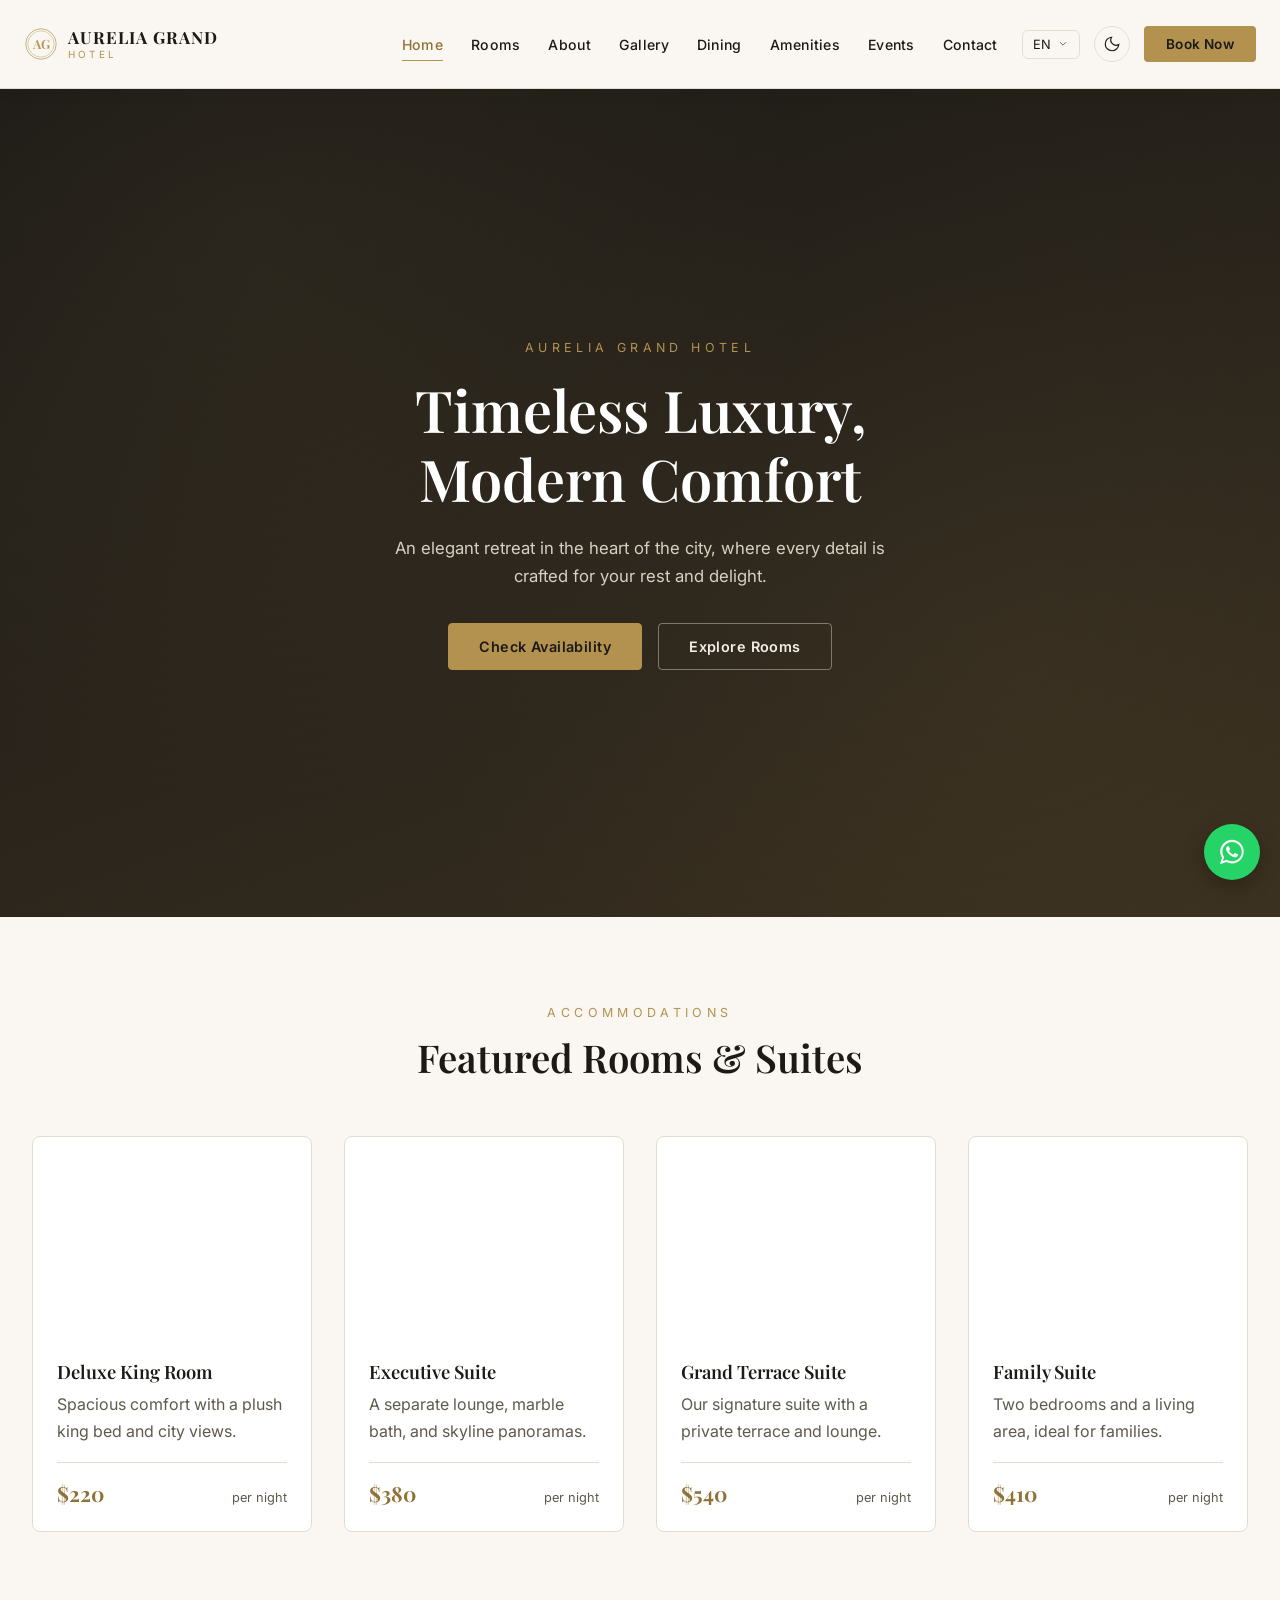
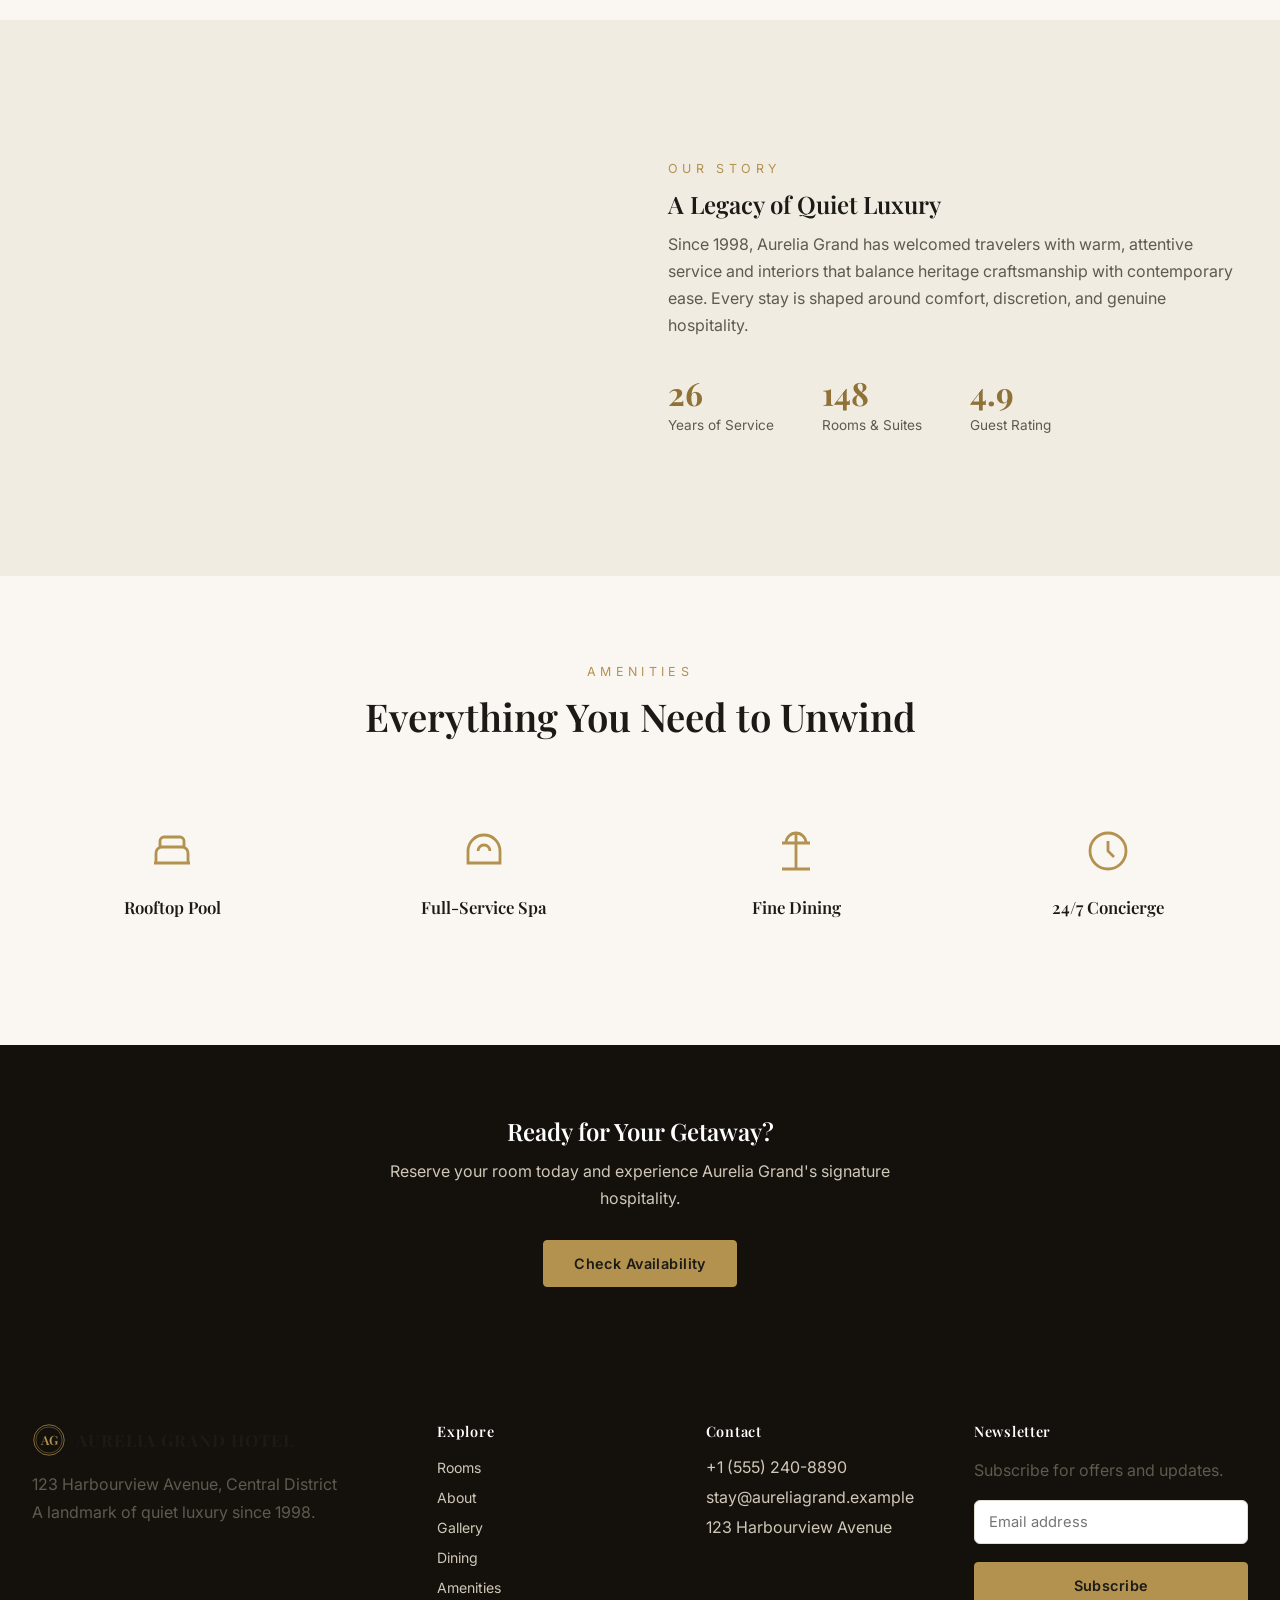
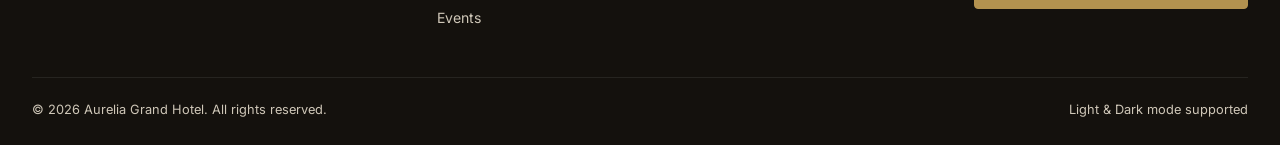
<file: index.html>
<!DOCTYPE html>
<html lang="en">
<head>
<meta charset="UTF-8">
<meta name="viewport" content="width=device-width, initial-scale=1.0">
<script>(function(){try{var t=localStorage.getItem('aurelia-theme');if(t){document.documentElement.setAttribute('data-theme',t);}else if(window.matchMedia&&window.matchMedia('(prefers-color-scheme: dark)').matches){document.documentElement.setAttribute('data-theme','dark');}}catch(e){}})();</script>
<title>Aurelia Grand Hotel — Timeless Luxury, Modern Comfort</title>
<meta name="description" content="Aurelia Grand Hotel — an elegant retreat in the heart of the city. Book rooms, explore dining, amenities and events.">
<link rel="icon" href="data:image/svg+xml,<svg xmlns=%22http://www.w3.org/2000/svg%22 viewBox=%220 0 48 48%22><rect width=%2248%22 height=%2248%22 rx=%2210%22 fill=%22%231c1a17%22/><circle cx=%2224%22 cy=%2224%22 r=%2217%22 fill=%22none%22 stroke=%22%23c9a769%22 stroke-width=%221.5%22/><text x=%2224%22 y=%2230%22 text-anchor=%22middle%22 font-family=%22Georgia,serif%22 font-size=%2216%22 font-weight=%22700%22 fill=%22%23c9a769%22>AG</text></svg>">
<link rel="stylesheet" href="css/style.css">
</head>
<body>
<a href="#main" class="skip-link">Skip to content</a>
<header class="site-header" id="siteHeader">
  <div class="header-inner">
    <a href="index.html" class="logo" aria-label="Aurelia Grand Hotel — Home">
      <svg class="logo-mark" viewBox="0 0 48 48" fill="none" xmlns="http://www.w3.org/2000/svg" aria-hidden="true">
        <circle cx="24" cy="24" r="21.5" stroke="currentColor" stroke-width="1"/>
        <circle cx="24" cy="24" r="18.5" stroke="currentColor" stroke-width="0.6"/>
        <text x="24" y="31" text-anchor="middle" font-family="'Playfair Display', Georgia, serif" font-size="18" font-weight="600" fill="currentColor">AG</text>
      </svg>
      <span class="logo-text">
        <span class="logo-title">AURELIA GRAND</span>
        <span class="logo-subtitle">HOTEL</span>
      </span>
    </a>
    <nav class="main-nav" id="mainNav" aria-label="Primary">
      <ul>
        <li><a href="index.html" data-i18n="nav_home" aria-current="page">Home</a></li>
        <li><a href="rooms.html" data-i18n="nav_rooms">Rooms</a></li>
        <li><a href="about.html" data-i18n="nav_about">About</a></li>
        <li><a href="gallery.html" data-i18n="nav_gallery">Gallery</a></li>
        <li><a href="dining.html" data-i18n="nav_dining">Dining</a></li>
        <li><a href="amenities.html" data-i18n="nav_amenities">Amenities</a></li>
        <li><a href="events.html" data-i18n="nav_events">Events</a></li>
        <li><a href="contact.html" data-i18n="nav_contact">Contact</a></li>
      </ul>
    </nav>
    <div class="header-controls">
      <div class="lang-dropdown">
        <button type="button" class="lang-toggle" id="langToggle" aria-haspopup="listbox" aria-expanded="false">
          <span id="langToggleLabel">EN</span>
          <svg viewBox="0 0 20 20" fill="none" xmlns="http://www.w3.org/2000/svg"><path d="M5.5 7.5l4.5 4.5 4.5-4.5" stroke="currentColor" stroke-width="1.5" stroke-linecap="round" stroke-linejoin="round"/></svg>
        </button>
        <ul class="lang-menu" id="langMenu" role="listbox" aria-label="Select language">
          <li role="option" data-lang="en" aria-selected="true">English</li>
          <li role="option" data-lang="es" aria-selected="false">Español</li>
          <li role="option" data-lang="fr" aria-selected="false">Français</li>
          <li role="option" data-lang="de" aria-selected="false">Deutsch</li>
        </ul>
      </div>
      <button class="theme-toggle" id="themeToggle" type="button" aria-label="Toggle dark mode" aria-pressed="false">
        <svg class="icon-moon" viewBox="0 0 24 24" fill="none" stroke="currentColor" stroke-width="1.6"><path d="M21 12.6A9 9 0 1111.4 3a7 7 0 009.6 9.6z"/></svg>
        <svg class="icon-sun" viewBox="0 0 24 24" fill="none" stroke="currentColor" stroke-width="1.6"><circle cx="12" cy="12" r="4.5"/><path d="M12 2.5v2M12 19.5v2M4.2 4.2l1.4 1.4M18.4 18.4l1.4 1.4M2.5 12h2M19.5 12h2M4.2 19.8l1.4-1.4M18.4 5.6l1.4-1.4"/></svg>
      </button>
      <a href="contact.html#booking" class="btn-book" data-i18n="book_now">Book Now</a>
      <button class="hamburger" id="hamburger" type="button" aria-label="Open menu" aria-expanded="false" aria-controls="mainNav">
        <span></span><span></span><span></span>
      </button>
    </div>
  </div>
</header>

<main id="main">
  <section class="hero">
    <video class="bg-video" autoplay muted loop playsinline aria-hidden="true">
      <source src="https://videos.pexels.com/video-files/18149690/18149690-uhd_2560_1440_24fps.mp4" type="video/mp4">
    </video>
    <div class="hero-content">
      <span class="hero-eyebrow" data-i18n="hero_eyebrow">Aurelia Grand Hotel</span>
      <h1 data-i18n="hero_title">Timeless Luxury, Modern Comfort</h1>
      <p class="lead" data-i18n="hero_lead">An elegant retreat in the heart of the city, where every detail is crafted for your rest and delight.</p>
      <div class="hero-actions">
        <a href="contact.html#booking" class="btn-primary" data-i18n="hero_cta_primary">Check Availability</a>
        <a href="rooms.html" class="btn-secondary" data-i18n="hero_cta_secondary">Explore Rooms</a>
      </div>
    </div>
  </section>

  <section>
    <div class="container">
      <div class="section-heading">
        <span class="eyebrow">Accommodations</span>
        <h2>Featured Rooms & Suites</h2>
      </div>
      <div class="grid grid-4">
        <article class="card">
          <div class="card-media" style="background-image:url('https://images.pexels.com/photos/34672504/pexels-photo-34672504.jpeg?auto=compress&cs=tinysrgb&w=800')"></div>
          <div class="card-body">
            <h3>Deluxe King Room</h3>
            <p>Spacious comfort with a plush king bed and city views.</p>
            <div class="card-price"><strong>$220</strong><span>per night</span></div>
          </div>
        </article>
        <article class="card">
          <div class="card-media" style="background-image:url('https://images.pexels.com/photos/18285946/pexels-photo-18285946.jpeg?auto=compress&cs=tinysrgb&w=800')"></div>
          <div class="card-body">
            <h3>Executive Suite</h3>
            <p>A separate lounge, marble bath, and skyline panoramas.</p>
            <div class="card-price"><strong>$380</strong><span>per night</span></div>
          </div>
        </article>
        <article class="card">
          <div class="card-media" style="background-image:url('https://images.pexels.com/photos/5677269/pexels-photo-5677269.jpeg?auto=compress&cs=tinysrgb&w=800')"></div>
          <div class="card-body">
            <h3>Grand Terrace Suite</h3>
            <p>Our signature suite with a private terrace and lounge.</p>
            <div class="card-price"><strong>$540</strong><span>per night</span></div>
          </div>
        </article>
        <article class="card">
          <div class="card-media" style="background-image:url('https://images.pexels.com/photos/18161061/pexels-photo-18161061.jpeg?auto=compress&cs=tinysrgb&w=800')"></div>
          <div class="card-body">
            <h3>Family Suite</h3>
            <p>Two bedrooms and a living area, ideal for families.</p>
            <div class="card-price"><strong>$410</strong><span>per night</span></div>
          </div>
        </article>
      </div>
    </div>
  </section>

  <section class="section-alt">
    <div class="container">
      <div class="split">
        <div class="split-media" style="background-image:url('https://images.pexels.com/photos/695193/pexels-photo-695193.jpeg?auto=compress&cs=tinysrgb&w=1000')"></div>
        <div>
          <span class="eyebrow" style="display:block;font-size:.78rem;letter-spacing:.35em;text-transform:uppercase;color:var(--color-accent);margin-bottom:14px;">Our Story</span>
          <h2>A Legacy of Quiet Luxury</h2>
          <p>Since 1998, Aurelia Grand has welcomed travelers with warm, attentive service and interiors that balance heritage craftsmanship with contemporary ease. Every stay is shaped around comfort, discretion, and genuine hospitality.</p>
          <div class="stats">
            <div class="stat"><strong>26</strong><span>Years of Service</span></div>
            <div class="stat"><strong>148</strong><span>Rooms & Suites</span></div>
            <div class="stat"><strong>4.9</strong><span>Guest Rating</span></div>
          </div>
        </div>
      </div>
    </div>
  </section>

  <section>
    <div class="container">
      <div class="section-heading">
        <span class="eyebrow">Amenities</span>
        <h2>Everything You Need to Unwind</h2>
      </div>
      <div class="grid grid-4">
        <div class="amenity-item">
          <svg class="icon" viewBox="0 0 24 24" fill="none" stroke="currentColor" stroke-width="1.4"><path d="M3 18h18M4 18v-5a3 3 0 013-3h10a3 3 0 013 3v5M6 10V7a2 2 0 012-2h8a2 2 0 012 2v3"/></svg>
          <h3>Rooftop Pool</h3>
        </div>
        <div class="amenity-item">
          <svg class="icon" viewBox="0 0 24 24" fill="none" stroke="currentColor" stroke-width="1.4"><path d="M4 12a8 8 0 1116 0M4 12v6h16v-6M9 12a3 3 0 116 0"/></svg>
          <h3>Full-Service Spa</h3>
        </div>
        <div class="amenity-item">
          <svg class="icon" viewBox="0 0 24 24" fill="none" stroke="currentColor" stroke-width="1.4"><path d="M12 3v18M5 8h14M7 8a5 5 0 0110 0M5 21h14"/></svg>
          <h3>Fine Dining</h3>
        </div>
        <div class="amenity-item">
          <svg class="icon" viewBox="0 0 24 24" fill="none" stroke="currentColor" stroke-width="1.4"><circle cx="12" cy="12" r="9"/><path d="M12 7v5l3 3"/></svg>
          <h3>24/7 Concierge</h3>
        </div>
      </div>
    </div>
  </section>

  <section class="cta-band">
    <div class="container">
      <h2>Ready for Your Getaway?</h2>
      <p>Reserve your room today and experience Aurelia Grand's signature hospitality.</p>
      <a href="contact.html#booking" class="btn-primary" data-i18n="hero_cta_primary">Check Availability</a>
    </div>
  </section>
</main>

<footer class="site-footer">
  <div class="container">
    <div class="footer-grid">
      <div class="footer-col">
        <a href="index.html" class="footer-logo" aria-label="Aurelia Grand Hotel — Home">
          <svg class="logo-mark" viewBox="0 0 48 48" fill="none" xmlns="http://www.w3.org/2000/svg" width="30" height="30" aria-hidden="true">
            <circle cx="24" cy="24" r="21.5" stroke="currentColor" stroke-width="1"/>
            <circle cx="24" cy="24" r="18.5" stroke="currentColor" stroke-width="0.6"/>
            <text x="24" y="31" text-anchor="middle" font-family="'Playfair Display', Georgia, serif" font-size="18" font-weight="600" fill="currentColor">AG</text>
          </svg>
          <span class="logo-title">AURELIA GRAND HOTEL</span>
        </a>
        <p>123 Harbourview Avenue, Central District<br>A landmark of quiet luxury since 1998.</p>
      </div>
      <div class="footer-col">
        <h4 data-i18n="footer_explore">Explore</h4>
        <ul>
          <li><a href="rooms.html">Rooms</a></li>
          <li><a href="about.html">About</a></li>
          <li><a href="gallery.html">Gallery</a></li>
          <li><a href="dining.html">Dining</a></li>
          <li><a href="amenities.html">Amenities</a></li>
          <li><a href="events.html">Events</a></li>
        </ul>
      </div>
      <div class="footer-col">
        <h4 data-i18n="footer_contact">Contact</h4>
        <ul>
          <li>+1 (555) 240-8890</li>
          <li>stay@aureliagrand.example</li>
          <li>123 Harbourview Avenue</li>
        </ul>
      </div>
      <div class="footer-col">
        <h4 data-i18n="footer_newsletter">Newsletter</h4>
        <p data-i18n="footer_newsletter_copy">Subscribe for offers and updates.</p>
        <form class="footer-form" onsubmit="return false;">
          <div class="field">
            <input type="email" placeholder="Email address" required aria-label="Email address">
          </div>
          <button class="btn-primary" type="submit" data-i18n="footer_subscribe" style="width:100%;">Subscribe</button>
        </form>
      </div>
    </div>
    <div class="footer-bottom">
      <span>&copy; 2026 Aurelia Grand Hotel. <span data-i18n="footer_rights">All rights reserved.</span></span>
      <span>Light &amp; Dark mode supported</span>
    </div>
  </div>
</footer>
<a href="https://wa.me/917893938022" class="whatsapp-fab" target="_blank" rel="noopener" aria-label="Chat with us on WhatsApp">
  <svg viewBox="0 0 32 32" fill="none" xmlns="http://www.w3.org/2000/svg">
    <path d="M16.004 3C9.1 3 3.5 8.6 3.5 15.504c0 2.44.68 4.72 1.86 6.664L3 29l7.02-2.32a12.9 12.9 0 0 0 5.98 1.48h.004c6.9 0 12.5-5.6 12.5-12.504C28.504 8.6 22.9 3 16.004 3Zm0 22.86a10.3 10.3 0 0 1-5.26-1.44l-.378-.224-4.166 1.376 1.396-4.06-.246-.394a10.28 10.28 0 0 1-1.578-5.51c0-5.694 4.634-10.328 10.336-10.328 5.694 0 10.326 4.634 10.326 10.328 0 5.696-4.632 10.252-10.43 10.252Zm5.664-7.708c-.31-.156-1.834-.906-2.118-1.01-.284-.104-.492-.156-.7.156-.208.312-.804 1.01-.986 1.218-.182.208-.364.234-.674.078-.31-.156-1.31-.482-2.494-1.536-.922-.822-1.544-1.836-1.726-2.148-.182-.312-.02-.48.136-.636.14-.14.31-.364.466-.546.156-.182.208-.312.312-.52.104-.208.052-.39-.026-.546-.078-.156-.7-1.686-.958-2.31-.252-.606-.508-.524-.7-.534l-.596-.01c-.208 0-.546.078-.832.39-.286.312-1.09 1.066-1.09 2.598 0 1.532 1.116 3.014 1.272 3.222.156.208 2.196 3.354 5.322 4.702.744.322 1.324.514 1.776.658.746.238 1.424.204 1.96.124.598-.09 1.834-.75 2.092-1.474.258-.724.258-1.344.18-1.474-.076-.13-.284-.208-.594-.364Z" fill="#fff"/>
  </svg>
</a>
<script src="js/translations.js"></script>
<script src="js/main.js"></script>
</body>
</html>
</file>
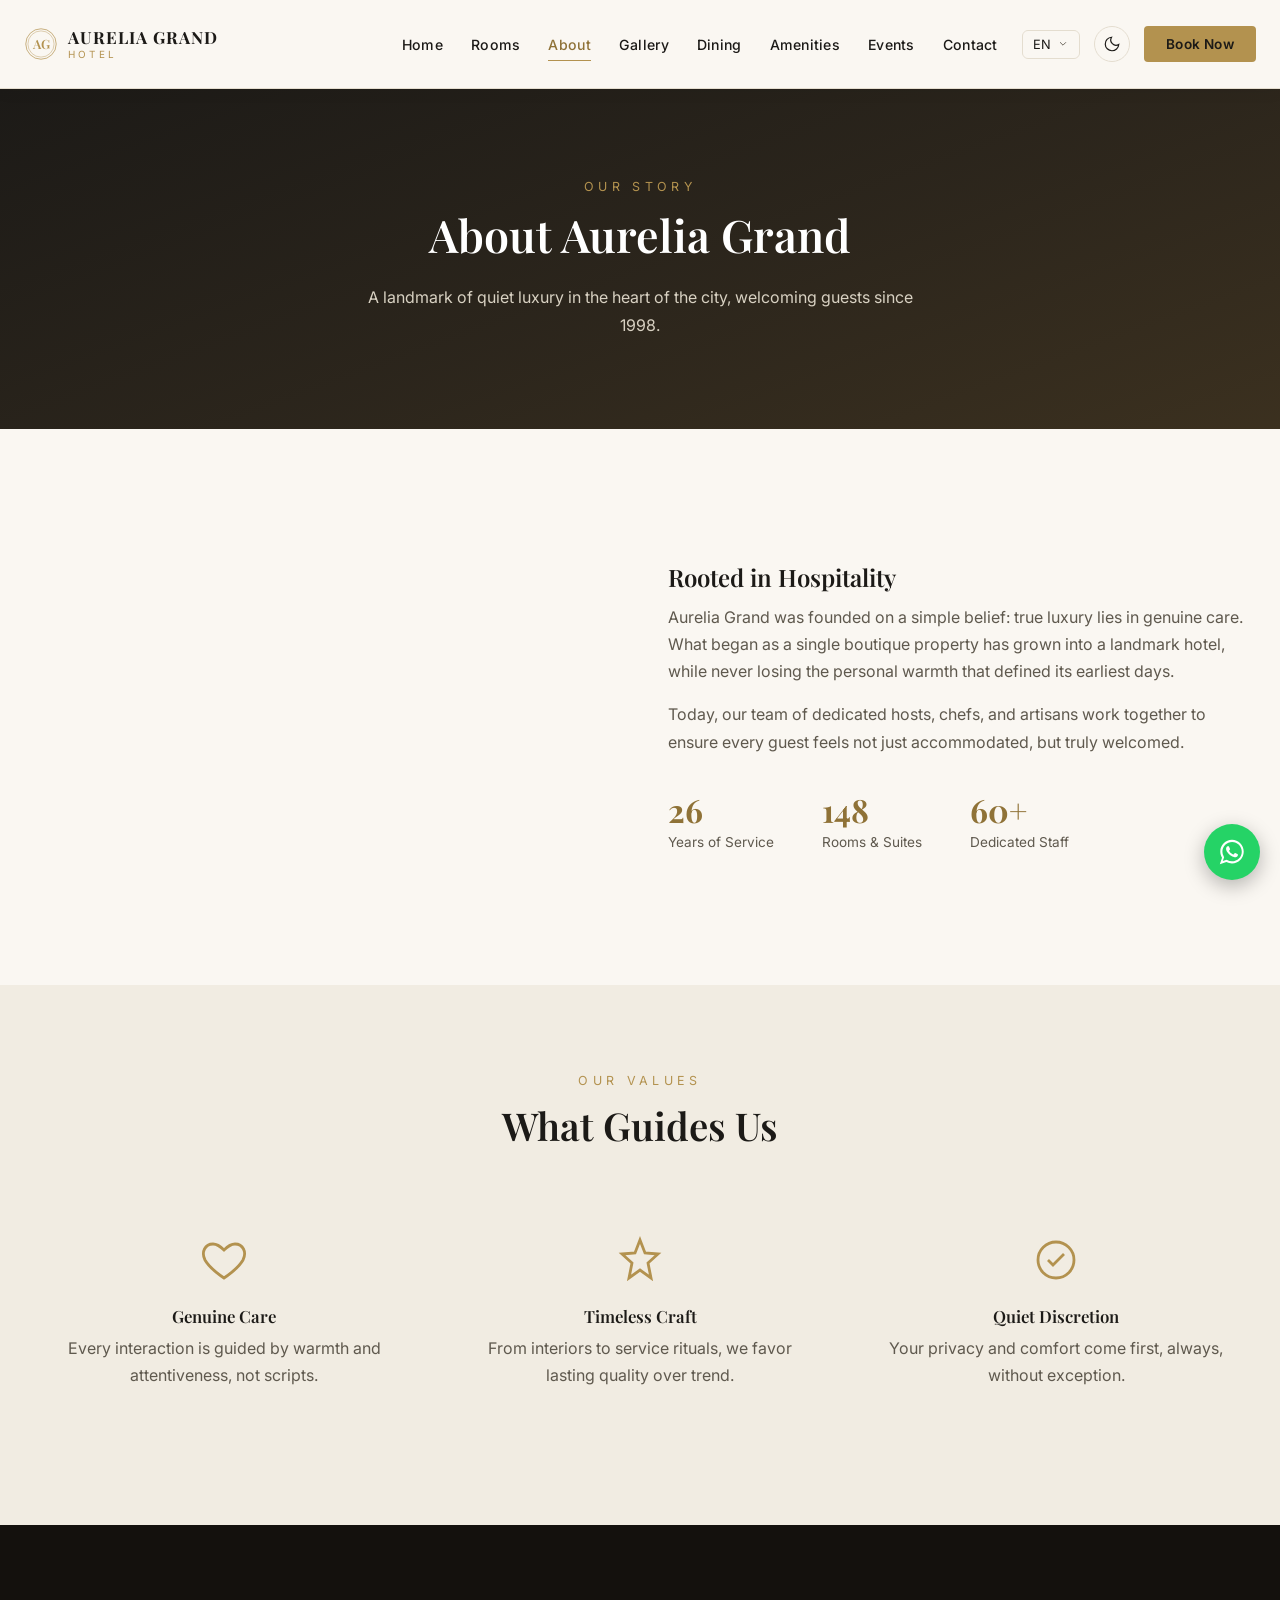
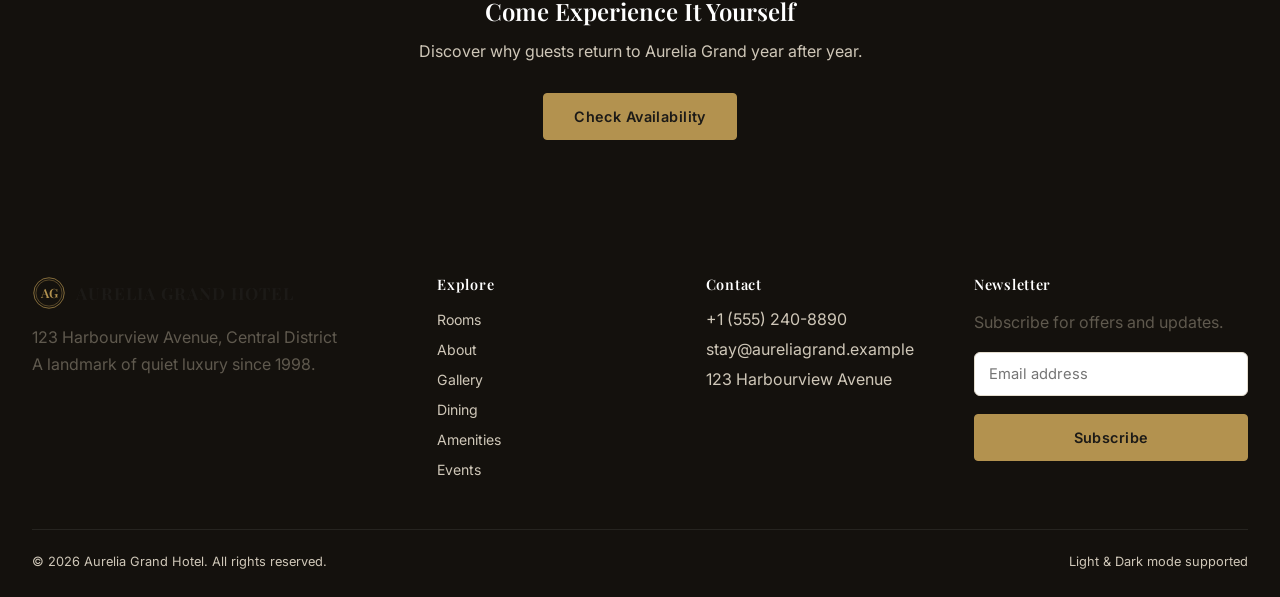
<file: about.html>
<!DOCTYPE html>
<html lang="en">
<head>
<meta charset="UTF-8">
<meta name="viewport" content="width=device-width, initial-scale=1.0">
<script>(function(){try{var t=localStorage.getItem('aurelia-theme');if(t){document.documentElement.setAttribute('data-theme',t);}else if(window.matchMedia&&window.matchMedia('(prefers-color-scheme: dark)').matches){document.documentElement.setAttribute('data-theme','dark');}}catch(e){}})();</script>
<title>About Us — Aurelia Grand Hotel</title>
<meta name="description" content="Learn about Aurelia Grand Hotel's history, values, and commitment to quiet luxury since 1998.">
<link rel="icon" href="data:image/svg+xml,<svg xmlns=%22http://www.w3.org/2000/svg%22 viewBox=%220 0 48 48%22><rect width=%2248%22 height=%2248%22 rx=%2210%22 fill=%22%231c1a17%22/><circle cx=%2224%22 cy=%2224%22 r=%2217%22 fill=%22none%22 stroke=%22%23c9a769%22 stroke-width=%221.5%22/><text x=%2224%22 y=%2230%22 text-anchor=%22middle%22 font-family=%22Georgia,serif%22 font-size=%2216%22 font-weight=%22700%22 fill=%22%23c9a769%22>AG</text></svg>">
<link rel="stylesheet" href="css/style.css">
</head>
<body>
<a href="#main" class="skip-link">Skip to content</a>
<header class="site-header" id="siteHeader">
  <div class="header-inner">
    <a href="index.html" class="logo" aria-label="Aurelia Grand Hotel — Home">
      <svg class="logo-mark" viewBox="0 0 48 48" fill="none" xmlns="http://www.w3.org/2000/svg" aria-hidden="true">
        <circle cx="24" cy="24" r="21.5" stroke="currentColor" stroke-width="1"/>
        <circle cx="24" cy="24" r="18.5" stroke="currentColor" stroke-width="0.6"/>
        <text x="24" y="31" text-anchor="middle" font-family="'Playfair Display', Georgia, serif" font-size="18" font-weight="600" fill="currentColor">AG</text>
      </svg>
      <span class="logo-text">
        <span class="logo-title">AURELIA GRAND</span>
        <span class="logo-subtitle">HOTEL</span>
      </span>
    </a>
    <nav class="main-nav" id="mainNav" aria-label="Primary">
      <ul>
        <li><a href="index.html" data-i18n="nav_home">Home</a></li>
        <li><a href="rooms.html" data-i18n="nav_rooms">Rooms</a></li>
        <li><a href="about.html" data-i18n="nav_about" aria-current="page">About</a></li>
        <li><a href="gallery.html" data-i18n="nav_gallery">Gallery</a></li>
        <li><a href="dining.html" data-i18n="nav_dining">Dining</a></li>
        <li><a href="amenities.html" data-i18n="nav_amenities">Amenities</a></li>
        <li><a href="events.html" data-i18n="nav_events">Events</a></li>
        <li><a href="contact.html" data-i18n="nav_contact">Contact</a></li>
      </ul>
    </nav>
    <div class="header-controls">
      <div class="lang-dropdown">
        <button type="button" class="lang-toggle" id="langToggle" aria-haspopup="listbox" aria-expanded="false">
          <span id="langToggleLabel">EN</span>
          <svg viewBox="0 0 20 20" fill="none" xmlns="http://www.w3.org/2000/svg"><path d="M5.5 7.5l4.5 4.5 4.5-4.5" stroke="currentColor" stroke-width="1.5" stroke-linecap="round" stroke-linejoin="round"/></svg>
        </button>
        <ul class="lang-menu" id="langMenu" role="listbox" aria-label="Select language">
          <li role="option" data-lang="en" aria-selected="true">English</li>
          <li role="option" data-lang="es" aria-selected="false">Español</li>
          <li role="option" data-lang="fr" aria-selected="false">Français</li>
          <li role="option" data-lang="de" aria-selected="false">Deutsch</li>
        </ul>
      </div>
      <button class="theme-toggle" id="themeToggle" type="button" aria-label="Toggle dark mode" aria-pressed="false">
        <svg class="icon-moon" viewBox="0 0 24 24" fill="none" stroke="currentColor" stroke-width="1.6"><path d="M21 12.6A9 9 0 1111.4 3a7 7 0 009.6 9.6z"/></svg>
        <svg class="icon-sun" viewBox="0 0 24 24" fill="none" stroke="currentColor" stroke-width="1.6"><circle cx="12" cy="12" r="4.5"/><path d="M12 2.5v2M12 19.5v2M4.2 4.2l1.4 1.4M18.4 18.4l1.4 1.4M2.5 12h2M19.5 12h2M4.2 19.8l1.4-1.4M18.4 5.6l1.4-1.4"/></svg>
      </button>
      <a href="contact.html#booking" class="btn-book" data-i18n="book_now">Book Now</a>
      <button class="hamburger" id="hamburger" type="button" aria-label="Open menu" aria-expanded="false" aria-controls="mainNav">
        <span></span><span></span><span></span>
      </button>
    </div>
  </div>
</header>

<main id="main">
  <section class="page-hero">
    <video class="bg-video" autoplay muted loop playsinline aria-hidden="true">
      <source src="https://videos.pexels.com/video-files/5378930/5378930-uhd_2732_1440_25fps.mp4" type="video/mp4">
    </video>
    <div class="container">
      <span class="eyebrow">Our Story</span>
      <h1>About Aurelia Grand</h1>
      <p>A landmark of quiet luxury in the heart of the city, welcoming guests since 1998.</p>
    </div>
  </section>

  <section>
    <div class="container">
      <div class="split">
        <div class="split-media" style="background-image:url('https://images.pexels.com/photos/695193/pexels-photo-695193.jpeg?auto=compress&cs=tinysrgb&w=1000')"></div>
        <div>
          <h2>Rooted in Hospitality</h2>
          <p>Aurelia Grand was founded on a simple belief: true luxury lies in genuine care. What began as a single boutique property has grown into a landmark hotel, while never losing the personal warmth that defined its earliest days.</p>
          <p>Today, our team of dedicated hosts, chefs, and artisans work together to ensure every guest feels not just accommodated, but truly welcomed.</p>
          <div class="stats">
            <div class="stat"><strong>26</strong><span>Years of Service</span></div>
            <div class="stat"><strong>148</strong><span>Rooms & Suites</span></div>
            <div class="stat"><strong>60+</strong><span>Dedicated Staff</span></div>
          </div>
        </div>
      </div>
    </div>
  </section>

  <section class="section-alt">
    <div class="container">
      <div class="section-heading">
        <span class="eyebrow">Our Values</span>
        <h2>What Guides Us</h2>
      </div>
      <div class="grid grid-3">
        <div class="amenity-item">
          <svg class="icon" viewBox="0 0 24 24" fill="none" stroke="currentColor" stroke-width="1.4"><path d="M12 21s-7-4.5-9.5-9C.5 8 2.5 4 6.5 4c2 0 3.5 1 5.5 3 2-2 3.5-3 5.5-3 4 0 6 4 4 8-2.5 4.5-9.5 9-9.5 9z"/></svg>
          <h3>Genuine Care</h3>
          <p>Every interaction is guided by warmth and attentiveness, not scripts.</p>
        </div>
        <div class="amenity-item">
          <svg class="icon" viewBox="0 0 24 24" fill="none" stroke="currentColor" stroke-width="1.4"><path d="M12 2l2.5 6.5L21 9l-5 4.5L17.5 21 12 17l-5.5 4L8 13.5 3 9l6.5-.5z"/></svg>
          <h3>Timeless Craft</h3>
          <p>From interiors to service rituals, we favor lasting quality over trend.</p>
        </div>
        <div class="amenity-item">
          <svg class="icon" viewBox="0 0 24 24" fill="none" stroke="currentColor" stroke-width="1.4"><circle cx="12" cy="12" r="9"/><path d="M8 12l2.5 2.5L16 9"/></svg>
          <h3>Quiet Discretion</h3>
          <p>Your privacy and comfort come first, always, without exception.</p>
        </div>
      </div>
    </div>
  </section>

  <section class="cta-band">
    <div class="container">
      <h2>Come Experience It Yourself</h2>
      <p>Discover why guests return to Aurelia Grand year after year.</p>
      <a href="contact.html#booking" class="btn-primary" data-i18n="hero_cta_primary">Check Availability</a>
    </div>
  </section>
</main>

<footer class="site-footer">
  <div class="container">
    <div class="footer-grid">
      <div class="footer-col">
        <a href="index.html" class="footer-logo" aria-label="Aurelia Grand Hotel — Home">
          <svg class="logo-mark" viewBox="0 0 48 48" fill="none" xmlns="http://www.w3.org/2000/svg" width="30" height="30" aria-hidden="true">
            <circle cx="24" cy="24" r="21.5" stroke="currentColor" stroke-width="1"/>
            <circle cx="24" cy="24" r="18.5" stroke="currentColor" stroke-width="0.6"/>
            <text x="24" y="31" text-anchor="middle" font-family="'Playfair Display', Georgia, serif" font-size="18" font-weight="600" fill="currentColor">AG</text>
          </svg>
          <span class="logo-title">AURELIA GRAND HOTEL</span>
        </a>
        <p>123 Harbourview Avenue, Central District<br>A landmark of quiet luxury since 1998.</p>
      </div>
      <div class="footer-col">
        <h4 data-i18n="footer_explore">Explore</h4>
        <ul>
          <li><a href="rooms.html">Rooms</a></li>
          <li><a href="about.html">About</a></li>
          <li><a href="gallery.html">Gallery</a></li>
          <li><a href="dining.html">Dining</a></li>
          <li><a href="amenities.html">Amenities</a></li>
          <li><a href="events.html">Events</a></li>
        </ul>
      </div>
      <div class="footer-col">
        <h4 data-i18n="footer_contact">Contact</h4>
        <ul>
          <li>+1 (555) 240-8890</li>
          <li>stay@aureliagrand.example</li>
          <li>123 Harbourview Avenue</li>
        </ul>
      </div>
      <div class="footer-col">
        <h4 data-i18n="footer_newsletter">Newsletter</h4>
        <p data-i18n="footer_newsletter_copy">Subscribe for offers and updates.</p>
        <form class="footer-form" onsubmit="return false;">
          <div class="field">
            <input type="email" placeholder="Email address" required aria-label="Email address">
          </div>
          <button class="btn-primary" type="submit" data-i18n="footer_subscribe" style="width:100%;">Subscribe</button>
        </form>
      </div>
    </div>
    <div class="footer-bottom">
      <span>&copy; 2026 Aurelia Grand Hotel. <span data-i18n="footer_rights">All rights reserved.</span></span>
      <span>Light &amp; Dark mode supported</span>
    </div>
  </div>
</footer>
<a href="https://wa.me/917893938022" class="whatsapp-fab" target="_blank" rel="noopener" aria-label="Chat with us on WhatsApp">
  <svg viewBox="0 0 32 32" fill="none" xmlns="http://www.w3.org/2000/svg">
    <path d="M16.004 3C9.1 3 3.5 8.6 3.5 15.504c0 2.44.68 4.72 1.86 6.664L3 29l7.02-2.32a12.9 12.9 0 0 0 5.98 1.48h.004c6.9 0 12.5-5.6 12.5-12.504C28.504 8.6 22.9 3 16.004 3Zm0 22.86a10.3 10.3 0 0 1-5.26-1.44l-.378-.224-4.166 1.376 1.396-4.06-.246-.394a10.28 10.28 0 0 1-1.578-5.51c0-5.694 4.634-10.328 10.336-10.328 5.694 0 10.326 4.634 10.326 10.328 0 5.696-4.632 10.252-10.43 10.252Zm5.664-7.708c-.31-.156-1.834-.906-2.118-1.01-.284-.104-.492-.156-.7.156-.208.312-.804 1.01-.986 1.218-.182.208-.364.234-.674.078-.31-.156-1.31-.482-2.494-1.536-.922-.822-1.544-1.836-1.726-2.148-.182-.312-.02-.48.136-.636.14-.14.31-.364.466-.546.156-.182.208-.312.312-.52.104-.208.052-.39-.026-.546-.078-.156-.7-1.686-.958-2.31-.252-.606-.508-.524-.7-.534l-.596-.01c-.208 0-.546.078-.832.39-.286.312-1.09 1.066-1.09 2.598 0 1.532 1.116 3.014 1.272 3.222.156.208 2.196 3.354 5.322 4.702.744.322 1.324.514 1.776.658.746.238 1.424.204 1.96.124.598-.09 1.834-.75 2.092-1.474.258-.724.258-1.344.18-1.474-.076-.13-.284-.208-.594-.364Z" fill="#fff"/>
  </svg>
</a>
<script src="js/translations.js"></script>
<script src="js/main.js"></script>
</body>
</html>
</file>
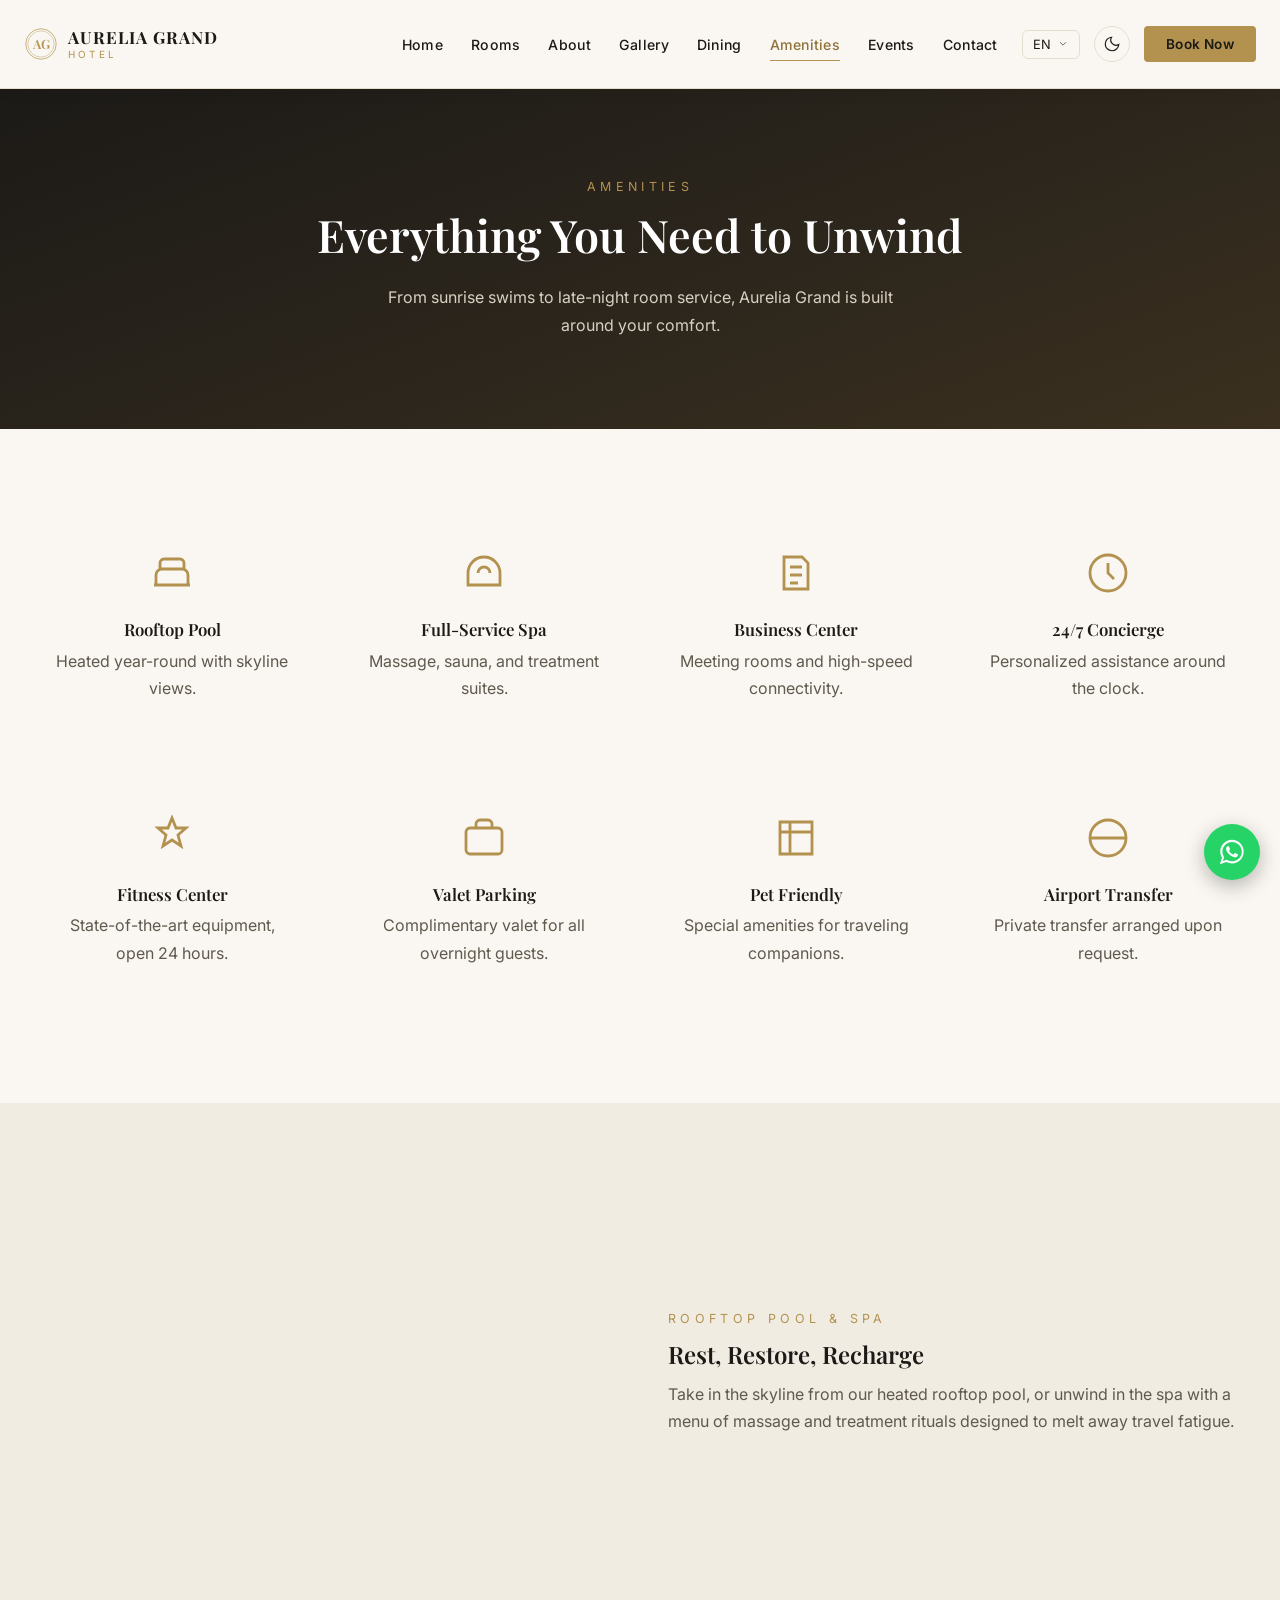
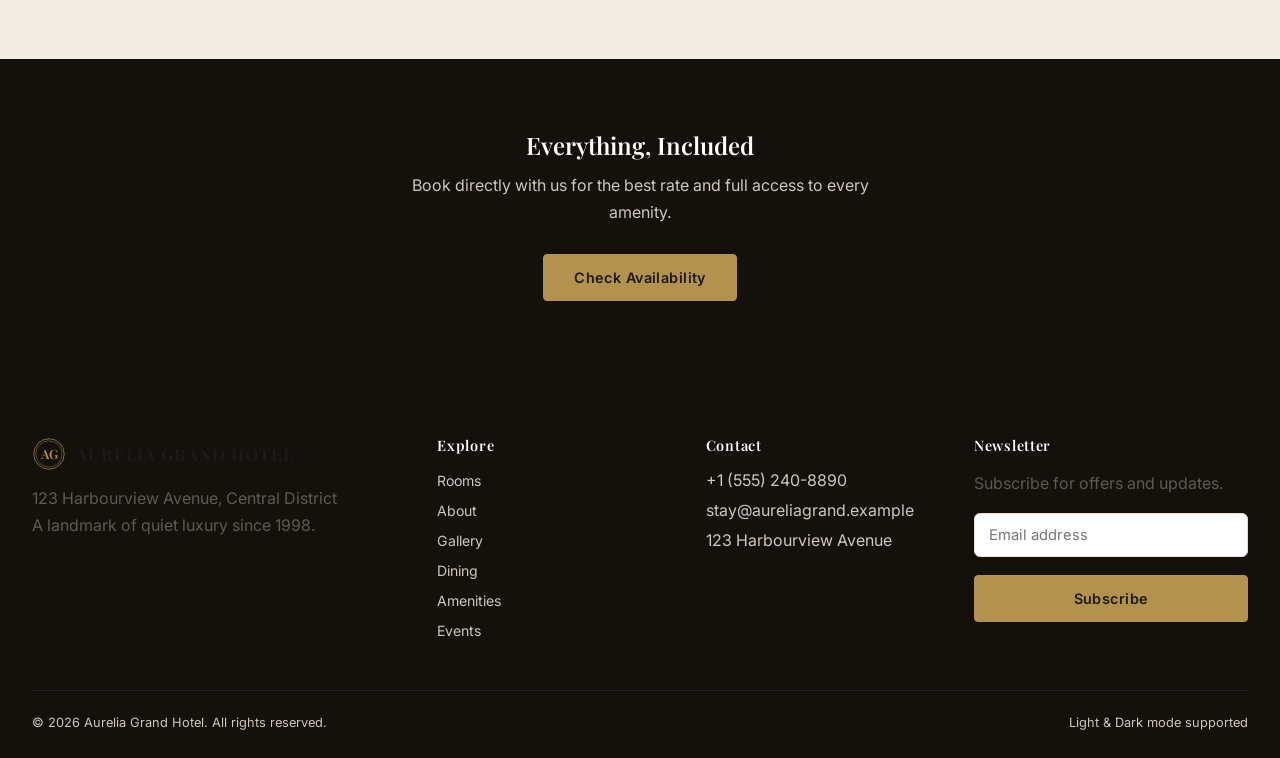
<file: amenities.html>
<!DOCTYPE html>
<html lang="en">
<head>
<meta charset="UTF-8">
<meta name="viewport" content="width=device-width, initial-scale=1.0">
<script>(function(){try{var t=localStorage.getItem('aurelia-theme');if(t){document.documentElement.setAttribute('data-theme',t);}else if(window.matchMedia&&window.matchMedia('(prefers-color-scheme: dark)').matches){document.documentElement.setAttribute('data-theme','dark');}}catch(e){}})();</script>
<title>Amenities — Aurelia Grand Hotel</title>
<meta name="description" content="Discover the amenities at Aurelia Grand Hotel — pool, spa, fitness center, concierge and more.">
<link rel="icon" href="data:image/svg+xml,<svg xmlns=%22http://www.w3.org/2000/svg%22 viewBox=%220 0 48 48%22><rect width=%2248%22 height=%2248%22 rx=%2210%22 fill=%22%231c1a17%22/><circle cx=%2224%22 cy=%2224%22 r=%2217%22 fill=%22none%22 stroke=%22%23c9a769%22 stroke-width=%221.5%22/><text x=%2224%22 y=%2230%22 text-anchor=%22middle%22 font-family=%22Georgia,serif%22 font-size=%2216%22 font-weight=%22700%22 fill=%22%23c9a769%22>AG</text></svg>">
<link rel="stylesheet" href="css/style.css">
</head>
<body>
<a href="#main" class="skip-link">Skip to content</a>
<header class="site-header" id="siteHeader">
  <div class="header-inner">
    <a href="index.html" class="logo" aria-label="Aurelia Grand Hotel — Home">
      <svg class="logo-mark" viewBox="0 0 48 48" fill="none" xmlns="http://www.w3.org/2000/svg" aria-hidden="true">
        <circle cx="24" cy="24" r="21.5" stroke="currentColor" stroke-width="1"/>
        <circle cx="24" cy="24" r="18.5" stroke="currentColor" stroke-width="0.6"/>
        <text x="24" y="31" text-anchor="middle" font-family="'Playfair Display', Georgia, serif" font-size="18" font-weight="600" fill="currentColor">AG</text>
      </svg>
      <span class="logo-text">
        <span class="logo-title">AURELIA GRAND</span>
        <span class="logo-subtitle">HOTEL</span>
      </span>
    </a>
    <nav class="main-nav" id="mainNav" aria-label="Primary">
      <ul>
        <li><a href="index.html" data-i18n="nav_home">Home</a></li>
        <li><a href="rooms.html" data-i18n="nav_rooms">Rooms</a></li>
        <li><a href="about.html" data-i18n="nav_about">About</a></li>
        <li><a href="gallery.html" data-i18n="nav_gallery">Gallery</a></li>
        <li><a href="dining.html" data-i18n="nav_dining">Dining</a></li>
        <li><a href="amenities.html" data-i18n="nav_amenities" aria-current="page">Amenities</a></li>
        <li><a href="events.html" data-i18n="nav_events">Events</a></li>
        <li><a href="contact.html" data-i18n="nav_contact">Contact</a></li>
      </ul>
    </nav>
    <div class="header-controls">
      <div class="lang-dropdown">
        <button type="button" class="lang-toggle" id="langToggle" aria-haspopup="listbox" aria-expanded="false">
          <span id="langToggleLabel">EN</span>
          <svg viewBox="0 0 20 20" fill="none" xmlns="http://www.w3.org/2000/svg"><path d="M5.5 7.5l4.5 4.5 4.5-4.5" stroke="currentColor" stroke-width="1.5" stroke-linecap="round" stroke-linejoin="round"/></svg>
        </button>
        <ul class="lang-menu" id="langMenu" role="listbox" aria-label="Select language">
          <li role="option" data-lang="en" aria-selected="true">English</li>
          <li role="option" data-lang="es" aria-selected="false">Español</li>
          <li role="option" data-lang="fr" aria-selected="false">Français</li>
          <li role="option" data-lang="de" aria-selected="false">Deutsch</li>
        </ul>
      </div>
      <button class="theme-toggle" id="themeToggle" type="button" aria-label="Toggle dark mode" aria-pressed="false">
        <svg class="icon-moon" viewBox="0 0 24 24" fill="none" stroke="currentColor" stroke-width="1.6"><path d="M21 12.6A9 9 0 1111.4 3a7 7 0 009.6 9.6z"/></svg>
        <svg class="icon-sun" viewBox="0 0 24 24" fill="none" stroke="currentColor" stroke-width="1.6"><circle cx="12" cy="12" r="4.5"/><path d="M12 2.5v2M12 19.5v2M4.2 4.2l1.4 1.4M18.4 18.4l1.4 1.4M2.5 12h2M19.5 12h2M4.2 19.8l1.4-1.4M18.4 5.6l1.4-1.4"/></svg>
      </button>
      <a href="contact.html#booking" class="btn-book" data-i18n="book_now">Book Now</a>
      <button class="hamburger" id="hamburger" type="button" aria-label="Open menu" aria-expanded="false" aria-controls="mainNav">
        <span></span><span></span><span></span>
      </button>
    </div>
  </div>
</header>

<main id="main">
  <section class="page-hero">
    <video class="bg-video" autoplay muted loop playsinline aria-hidden="true">
      <source src="https://videos.pexels.com/video-files/6242779/6242779-hd_1080_1920_30fps.mp4" type="video/mp4">
    </video>
    <div class="container">
      <span class="eyebrow">Amenities</span>
      <h1>Everything You Need to Unwind</h1>
      <p>From sunrise swims to late-night room service, Aurelia Grand is built around your comfort.</p>
    </div>
  </section>

  <section>
    <div class="container">
      <div class="grid grid-4">
        <div class="amenity-item">
          <svg class="icon" viewBox="0 0 24 24" fill="none" stroke="currentColor" stroke-width="1.4"><path d="M3 18h18M4 18v-5a3 3 0 013-3h10a3 3 0 013 3v5M6 10V7a2 2 0 012-2h8a2 2 0 012 2v3"/></svg>
          <h3>Rooftop Pool</h3>
          <p>Heated year-round with skyline views.</p>
        </div>
        <div class="amenity-item">
          <svg class="icon" viewBox="0 0 24 24" fill="none" stroke="currentColor" stroke-width="1.4"><path d="M4 12a8 8 0 1116 0M4 12v6h16v-6M9 12a3 3 0 116 0"/></svg>
          <h3>Full-Service Spa</h3>
          <p>Massage, sauna, and treatment suites.</p>
        </div>
        <div class="amenity-item">
          <svg class="icon" viewBox="0 0 24 24" fill="none" stroke="currentColor" stroke-width="1.4"><path d="M6 4h9l3 3v13H6V4z"/><path d="M9 9h6M9 13h6M9 17h4"/></svg>
          <h3>Business Center</h3>
          <p>Meeting rooms and high-speed connectivity.</p>
        </div>
        <div class="amenity-item">
          <svg class="icon" viewBox="0 0 24 24" fill="none" stroke="currentColor" stroke-width="1.4"><circle cx="12" cy="12" r="9"/><path d="M12 7v5l3 3"/></svg>
          <h3>24/7 Concierge</h3>
          <p>Personalized assistance around the clock.</p>
        </div>
        <div class="amenity-item">
          <svg class="icon" viewBox="0 0 24 24" fill="none" stroke="currentColor" stroke-width="1.4"><path d="M12 2l2 5h5l-4 3.5 1.5 5.5L12 13l-4.5 3 1.5-5.5L5 7h5z"/></svg>
          <h3>Fitness Center</h3>
          <p>State-of-the-art equipment, open 24 hours.</p>
        </div>
        <div class="amenity-item">
          <svg class="icon" viewBox="0 0 24 24" fill="none" stroke="currentColor" stroke-width="1.4"><rect x="3" y="7" width="18" height="13" rx="2"/><path d="M8 7V5a2 2 0 012-2h4a2 2 0 012 2v2"/></svg>
          <h3>Valet Parking</h3>
          <p>Complimentary valet for all overnight guests.</p>
        </div>
        <div class="amenity-item">
          <svg class="icon" viewBox="0 0 24 24" fill="none" stroke="currentColor" stroke-width="1.4"><path d="M4 4h16v16H4z"/><path d="M4 9h16M9 4v16"/></svg>
          <h3>Pet Friendly</h3>
          <p>Special amenities for traveling companions.</p>
        </div>
        <div class="amenity-item">
          <svg class="icon" viewBox="0 0 24 24" fill="none" stroke="currentColor" stroke-width="1.4"><path d="M3 12a9 9 0 1018 0 9 9 0 00-18 0z"/><path d="M3 12h18"/></svg>
          <h3>Airport Transfer</h3>
          <p>Private transfer arranged upon request.</p>
        </div>
      </div>
    </div>
  </section>

  <section class="section-alt">
    <div class="container">
      <div class="split">
        <div class="split-media" style="background-image:url('https://images.pexels.com/photos/11159530/pexels-photo-11159530.jpeg?auto=compress&cs=tinysrgb&w=1000')"></div>
        <div>
          <span class="eyebrow" style="display:block;font-size:.78rem;letter-spacing:.35em;text-transform:uppercase;color:var(--color-accent);margin-bottom:14px;">Rooftop Pool & Spa</span>
          <h2>Rest, Restore, Recharge</h2>
          <p>Take in the skyline from our heated rooftop pool, or unwind in the spa with a menu of massage and treatment rituals designed to melt away travel fatigue.</p>
        </div>
      </div>
    </div>
  </section>

  <section class="cta-band">
    <div class="container">
      <h2>Everything, Included</h2>
      <p>Book directly with us for the best rate and full access to every amenity.</p>
      <a href="contact.html#booking" class="btn-primary" data-i18n="hero_cta_primary">Check Availability</a>
    </div>
  </section>
</main>

<footer class="site-footer">
  <div class="container">
    <div class="footer-grid">
      <div class="footer-col">
        <a href="index.html" class="footer-logo" aria-label="Aurelia Grand Hotel — Home">
          <svg class="logo-mark" viewBox="0 0 48 48" fill="none" xmlns="http://www.w3.org/2000/svg" width="30" height="30" aria-hidden="true">
            <circle cx="24" cy="24" r="21.5" stroke="currentColor" stroke-width="1"/>
            <circle cx="24" cy="24" r="18.5" stroke="currentColor" stroke-width="0.6"/>
            <text x="24" y="31" text-anchor="middle" font-family="'Playfair Display', Georgia, serif" font-size="18" font-weight="600" fill="currentColor">AG</text>
          </svg>
          <span class="logo-title">AURELIA GRAND HOTEL</span>
        </a>
        <p>123 Harbourview Avenue, Central District<br>A landmark of quiet luxury since 1998.</p>
      </div>
      <div class="footer-col">
        <h4 data-i18n="footer_explore">Explore</h4>
        <ul>
          <li><a href="rooms.html">Rooms</a></li>
          <li><a href="about.html">About</a></li>
          <li><a href="gallery.html">Gallery</a></li>
          <li><a href="dining.html">Dining</a></li>
          <li><a href="amenities.html">Amenities</a></li>
          <li><a href="events.html">Events</a></li>
        </ul>
      </div>
      <div class="footer-col">
        <h4 data-i18n="footer_contact">Contact</h4>
        <ul>
          <li>+1 (555) 240-8890</li>
          <li>stay@aureliagrand.example</li>
          <li>123 Harbourview Avenue</li>
        </ul>
      </div>
      <div class="footer-col">
        <h4 data-i18n="footer_newsletter">Newsletter</h4>
        <p data-i18n="footer_newsletter_copy">Subscribe for offers and updates.</p>
        <form class="footer-form" onsubmit="return false;">
          <div class="field">
            <input type="email" placeholder="Email address" required aria-label="Email address">
          </div>
          <button class="btn-primary" type="submit" data-i18n="footer_subscribe" style="width:100%;">Subscribe</button>
        </form>
      </div>
    </div>
    <div class="footer-bottom">
      <span>&copy; 2026 Aurelia Grand Hotel. <span data-i18n="footer_rights">All rights reserved.</span></span>
      <span>Light &amp; Dark mode supported</span>
    </div>
  </div>
</footer>
<a href="https://wa.me/917893938022" class="whatsapp-fab" target="_blank" rel="noopener" aria-label="Chat with us on WhatsApp">
  <svg viewBox="0 0 32 32" fill="none" xmlns="http://www.w3.org/2000/svg">
    <path d="M16.004 3C9.1 3 3.5 8.6 3.5 15.504c0 2.44.68 4.72 1.86 6.664L3 29l7.02-2.32a12.9 12.9 0 0 0 5.98 1.48h.004c6.9 0 12.5-5.6 12.5-12.504C28.504 8.6 22.9 3 16.004 3Zm0 22.86a10.3 10.3 0 0 1-5.26-1.44l-.378-.224-4.166 1.376 1.396-4.06-.246-.394a10.28 10.28 0 0 1-1.578-5.51c0-5.694 4.634-10.328 10.336-10.328 5.694 0 10.326 4.634 10.326 10.328 0 5.696-4.632 10.252-10.43 10.252Zm5.664-7.708c-.31-.156-1.834-.906-2.118-1.01-.284-.104-.492-.156-.7.156-.208.312-.804 1.01-.986 1.218-.182.208-.364.234-.674.078-.31-.156-1.31-.482-2.494-1.536-.922-.822-1.544-1.836-1.726-2.148-.182-.312-.02-.48.136-.636.14-.14.31-.364.466-.546.156-.182.208-.312.312-.52.104-.208.052-.39-.026-.546-.078-.156-.7-1.686-.958-2.31-.252-.606-.508-.524-.7-.534l-.596-.01c-.208 0-.546.078-.832.39-.286.312-1.09 1.066-1.09 2.598 0 1.532 1.116 3.014 1.272 3.222.156.208 2.196 3.354 5.322 4.702.744.322 1.324.514 1.776.658.746.238 1.424.204 1.96.124.598-.09 1.834-.75 2.092-1.474.258-.724.258-1.344.18-1.474-.076-.13-.284-.208-.594-.364Z" fill="#fff"/>
  </svg>
</a>
<script src="js/translations.js"></script>
<script src="js/main.js"></script>
</body>
</html>
</file>
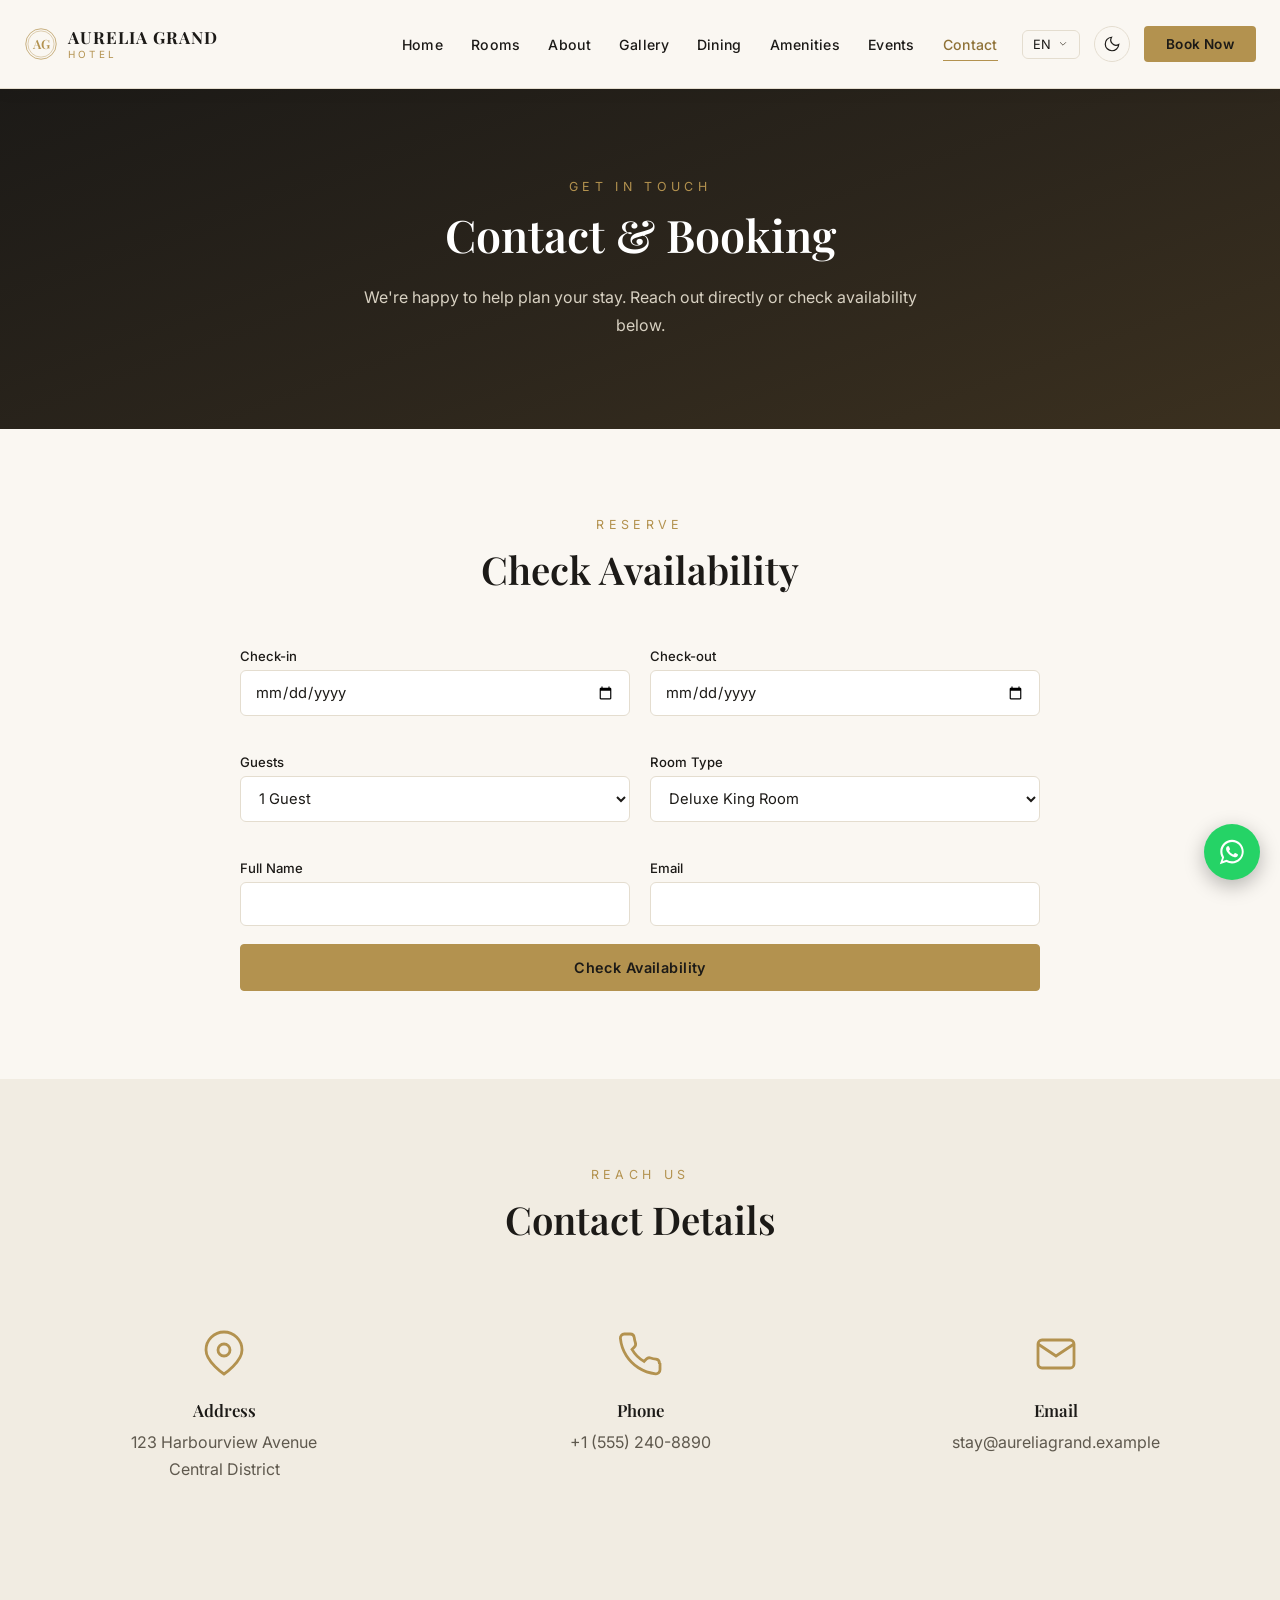
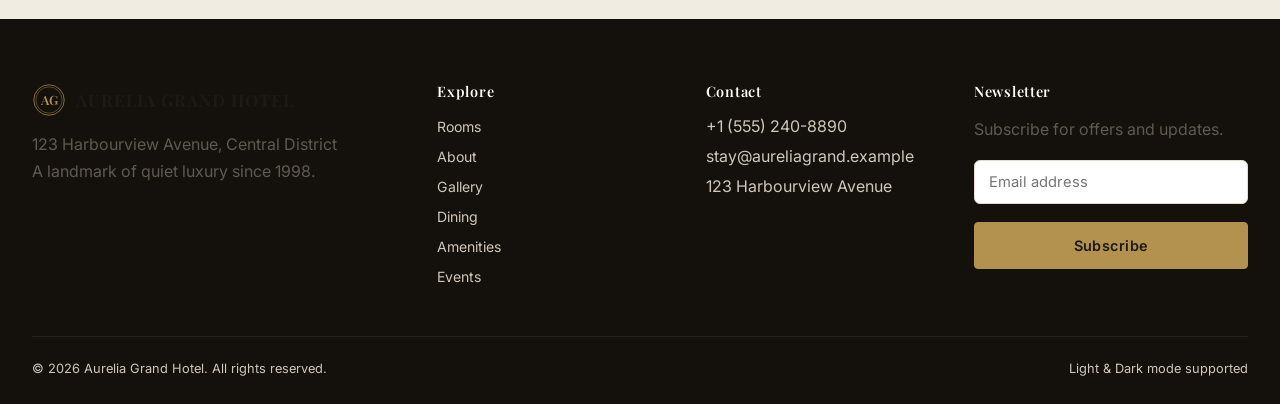
<file: contact.html>
<!DOCTYPE html>
<html lang="en">
<head>
<meta charset="UTF-8">
<meta name="viewport" content="width=device-width, initial-scale=1.0">
<script>(function(){try{var t=localStorage.getItem('aurelia-theme');if(t){document.documentElement.setAttribute('data-theme',t);}else if(window.matchMedia&&window.matchMedia('(prefers-color-scheme: dark)').matches){document.documentElement.setAttribute('data-theme','dark');}}catch(e){}})();</script>
<title>Contact & Booking — Aurelia Grand Hotel</title>
<meta name="description" content="Contact Aurelia Grand Hotel or check availability and book your stay online.">
<link rel="icon" href="data:image/svg+xml,<svg xmlns=%22http://www.w3.org/2000/svg%22 viewBox=%220 0 48 48%22><rect width=%2248%22 height=%2248%22 rx=%2210%22 fill=%22%231c1a17%22/><circle cx=%2224%22 cy=%2224%22 r=%2217%22 fill=%22none%22 stroke=%22%23c9a769%22 stroke-width=%221.5%22/><text x=%2224%22 y=%2230%22 text-anchor=%22middle%22 font-family=%22Georgia,serif%22 font-size=%2216%22 font-weight=%22700%22 fill=%22%23c9a769%22>AG</text></svg>">
<link rel="stylesheet" href="css/style.css">
</head>
<body>
<a href="#main" class="skip-link">Skip to content</a>
<header class="site-header" id="siteHeader">
  <div class="header-inner">
    <a href="index.html" class="logo" aria-label="Aurelia Grand Hotel — Home">
      <svg class="logo-mark" viewBox="0 0 48 48" fill="none" xmlns="http://www.w3.org/2000/svg" aria-hidden="true">
        <circle cx="24" cy="24" r="21.5" stroke="currentColor" stroke-width="1"/>
        <circle cx="24" cy="24" r="18.5" stroke="currentColor" stroke-width="0.6"/>
        <text x="24" y="31" text-anchor="middle" font-family="'Playfair Display', Georgia, serif" font-size="18" font-weight="600" fill="currentColor">AG</text>
      </svg>
      <span class="logo-text">
        <span class="logo-title">AURELIA GRAND</span>
        <span class="logo-subtitle">HOTEL</span>
      </span>
    </a>
    <nav class="main-nav" id="mainNav" aria-label="Primary">
      <ul>
        <li><a href="index.html" data-i18n="nav_home">Home</a></li>
        <li><a href="rooms.html" data-i18n="nav_rooms">Rooms</a></li>
        <li><a href="about.html" data-i18n="nav_about">About</a></li>
        <li><a href="gallery.html" data-i18n="nav_gallery">Gallery</a></li>
        <li><a href="dining.html" data-i18n="nav_dining">Dining</a></li>
        <li><a href="amenities.html" data-i18n="nav_amenities">Amenities</a></li>
        <li><a href="events.html" data-i18n="nav_events">Events</a></li>
        <li><a href="contact.html" data-i18n="nav_contact" aria-current="page">Contact</a></li>
      </ul>
    </nav>
    <div class="header-controls">
      <div class="lang-dropdown">
        <button type="button" class="lang-toggle" id="langToggle" aria-haspopup="listbox" aria-expanded="false">
          <span id="langToggleLabel">EN</span>
          <svg viewBox="0 0 20 20" fill="none" xmlns="http://www.w3.org/2000/svg"><path d="M5.5 7.5l4.5 4.5 4.5-4.5" stroke="currentColor" stroke-width="1.5" stroke-linecap="round" stroke-linejoin="round"/></svg>
        </button>
        <ul class="lang-menu" id="langMenu" role="listbox" aria-label="Select language">
          <li role="option" data-lang="en" aria-selected="true">English</li>
          <li role="option" data-lang="es" aria-selected="false">Español</li>
          <li role="option" data-lang="fr" aria-selected="false">Français</li>
          <li role="option" data-lang="de" aria-selected="false">Deutsch</li>
        </ul>
      </div>
      <button class="theme-toggle" id="themeToggle" type="button" aria-label="Toggle dark mode" aria-pressed="false">
        <svg class="icon-moon" viewBox="0 0 24 24" fill="none" stroke="currentColor" stroke-width="1.6"><path d="M21 12.6A9 9 0 1111.4 3a7 7 0 009.6 9.6z"/></svg>
        <svg class="icon-sun" viewBox="0 0 24 24" fill="none" stroke="currentColor" stroke-width="1.6"><circle cx="12" cy="12" r="4.5"/><path d="M12 2.5v2M12 19.5v2M4.2 4.2l1.4 1.4M18.4 18.4l1.4 1.4M2.5 12h2M19.5 12h2M4.2 19.8l1.4-1.4M18.4 5.6l1.4-1.4"/></svg>
      </button>
      <a href="contact.html#booking" class="btn-book" data-i18n="book_now">Book Now</a>
      <button class="hamburger" id="hamburger" type="button" aria-label="Open menu" aria-expanded="false" aria-controls="mainNav">
        <span></span><span></span><span></span>
      </button>
    </div>
  </div>
</header>

<main id="main">
  <section class="page-hero">
    <video class="bg-video" autoplay muted loop playsinline aria-hidden="true">
      <source src="https://videos.pexels.com/video-files/3315260/3315260-hd_1920_1080_25fps.mp4" type="video/mp4">
    </video>
    <div class="container">
      <span class="eyebrow">Get in Touch</span>
      <h1>Contact & Booking</h1>
      <p>We're happy to help plan your stay. Reach out directly or check availability below.</p>
    </div>
  </section>

  <section id="booking">
    <div class="container">
      <div class="section-heading">
        <span class="eyebrow">Reserve</span>
        <h2>Check Availability</h2>
      </div>
      <form class="booking-form" style="max-width:800px;margin:0 auto;" onsubmit="alert('Thank you — this is a demo form. Your enquiry has not actually been sent.'); return false;">
        <div class="form-grid">
          <div class="field">
            <label for="checkin">Check-in</label>
            <input type="date" id="checkin" name="checkin" required>
          </div>
          <div class="field">
            <label for="checkout">Check-out</label>
            <input type="date" id="checkout" name="checkout" required>
          </div>
          <div class="field">
            <label for="guests">Guests</label>
            <select id="guests" name="guests">
              <option>1 Guest</option>
              <option>2 Guests</option>
              <option>3 Guests</option>
              <option>4+ Guests</option>
            </select>
          </div>
          <div class="field">
            <label for="roomtype">Room Type</label>
            <select id="roomtype" name="roomtype">
              <option>Deluxe King Room</option>
              <option>Twin Classic Room</option>
              <option>Executive Suite</option>
              <option>Family Suite</option>
              <option>Junior Suite</option>
              <option>Grand Terrace Suite</option>
            </select>
          </div>
          <div class="field">
            <label for="name">Full Name</label>
            <input type="text" id="name" name="name" required>
          </div>
          <div class="field">
            <label for="email">Email</label>
            <input type="email" id="email" name="email" required>
          </div>
        </div>
        <button type="submit" class="btn-primary" style="width:100%;">Check Availability</button>
      </form>
    </div>
  </section>

  <section class="section-alt">
    <div class="container">
      <div class="section-heading">
        <span class="eyebrow">Reach Us</span>
        <h2>Contact Details</h2>
      </div>
      <div class="grid grid-3">
        <div class="amenity-item">
          <svg class="icon" viewBox="0 0 24 24" fill="none" stroke="currentColor" stroke-width="1.4"><path d="M21 10c0 6-9 12-9 12S3 16 3 10a9 9 0 0118 0z"/><circle cx="12" cy="10" r="3"/></svg>
          <h3>Address</h3>
          <p>123 Harbourview Avenue<br>Central District</p>
        </div>
        <div class="amenity-item">
          <svg class="icon" viewBox="0 0 24 24" fill="none" stroke="currentColor" stroke-width="1.4"><path d="M22 16.9v3a2 2 0 01-2.2 2 19.8 19.8 0 01-8.6-3 19.5 19.5 0 01-6-6 19.8 19.8 0 01-3-8.7A2 2 0 014.1 2h3a2 2 0 012 1.7c.1.9.3 1.8.6 2.7a2 2 0 01-.5 2.1L8 9.7a16 16 0 006 6l1.2-1.2a2 2 0 012.1-.5c.9.3 1.8.5 2.7.6a2 2 0 011.7 2z"/></svg>
          <h3>Phone</h3>
          <p>+1 (555) 240-8890</p>
        </div>
        <div class="amenity-item">
          <svg class="icon" viewBox="0 0 24 24" fill="none" stroke="currentColor" stroke-width="1.4"><rect x="3" y="5" width="18" height="14" rx="2"/><path d="M3 7l9 6 9-6"/></svg>
          <h3>Email</h3>
          <p>stay@aureliagrand.example</p>
        </div>
      </div>
    </div>
  </section>
</main>

<footer class="site-footer">
  <div class="container">
    <div class="footer-grid">
      <div class="footer-col">
        <a href="index.html" class="footer-logo" aria-label="Aurelia Grand Hotel — Home">
          <svg class="logo-mark" viewBox="0 0 48 48" fill="none" xmlns="http://www.w3.org/2000/svg" width="30" height="30" aria-hidden="true">
            <circle cx="24" cy="24" r="21.5" stroke="currentColor" stroke-width="1"/>
            <circle cx="24" cy="24" r="18.5" stroke="currentColor" stroke-width="0.6"/>
            <text x="24" y="31" text-anchor="middle" font-family="'Playfair Display', Georgia, serif" font-size="18" font-weight="600" fill="currentColor">AG</text>
          </svg>
          <span class="logo-title">AURELIA GRAND HOTEL</span>
        </a>
        <p>123 Harbourview Avenue, Central District<br>A landmark of quiet luxury since 1998.</p>
      </div>
      <div class="footer-col">
        <h4 data-i18n="footer_explore">Explore</h4>
        <ul>
          <li><a href="rooms.html">Rooms</a></li>
          <li><a href="about.html">About</a></li>
          <li><a href="gallery.html">Gallery</a></li>
          <li><a href="dining.html">Dining</a></li>
          <li><a href="amenities.html">Amenities</a></li>
          <li><a href="events.html">Events</a></li>
        </ul>
      </div>
      <div class="footer-col">
        <h4 data-i18n="footer_contact">Contact</h4>
        <ul>
          <li>+1 (555) 240-8890</li>
          <li>stay@aureliagrand.example</li>
          <li>123 Harbourview Avenue</li>
        </ul>
      </div>
      <div class="footer-col">
        <h4 data-i18n="footer_newsletter">Newsletter</h4>
        <p data-i18n="footer_newsletter_copy">Subscribe for offers and updates.</p>
        <form class="footer-form" onsubmit="return false;">
          <div class="field">
            <input type="email" placeholder="Email address" required aria-label="Email address">
          </div>
          <button class="btn-primary" type="submit" data-i18n="footer_subscribe" style="width:100%;">Subscribe</button>
        </form>
      </div>
    </div>
    <div class="footer-bottom">
      <span>&copy; 2026 Aurelia Grand Hotel. <span data-i18n="footer_rights">All rights reserved.</span></span>
      <span>Light &amp; Dark mode supported</span>
    </div>
  </div>
</footer>
<a href="https://wa.me/917893938022" class="whatsapp-fab" target="_blank" rel="noopener" aria-label="Chat with us on WhatsApp">
  <svg viewBox="0 0 32 32" fill="none" xmlns="http://www.w3.org/2000/svg">
    <path d="M16.004 3C9.1 3 3.5 8.6 3.5 15.504c0 2.44.68 4.72 1.86 6.664L3 29l7.02-2.32a12.9 12.9 0 0 0 5.98 1.48h.004c6.9 0 12.5-5.6 12.5-12.504C28.504 8.6 22.9 3 16.004 3Zm0 22.86a10.3 10.3 0 0 1-5.26-1.44l-.378-.224-4.166 1.376 1.396-4.06-.246-.394a10.28 10.28 0 0 1-1.578-5.51c0-5.694 4.634-10.328 10.336-10.328 5.694 0 10.326 4.634 10.326 10.328 0 5.696-4.632 10.252-10.43 10.252Zm5.664-7.708c-.31-.156-1.834-.906-2.118-1.01-.284-.104-.492-.156-.7.156-.208.312-.804 1.01-.986 1.218-.182.208-.364.234-.674.078-.31-.156-1.31-.482-2.494-1.536-.922-.822-1.544-1.836-1.726-2.148-.182-.312-.02-.48.136-.636.14-.14.31-.364.466-.546.156-.182.208-.312.312-.52.104-.208.052-.39-.026-.546-.078-.156-.7-1.686-.958-2.31-.252-.606-.508-.524-.7-.534l-.596-.01c-.208 0-.546.078-.832.39-.286.312-1.09 1.066-1.09 2.598 0 1.532 1.116 3.014 1.272 3.222.156.208 2.196 3.354 5.322 4.702.744.322 1.324.514 1.776.658.746.238 1.424.204 1.96.124.598-.09 1.834-.75 2.092-1.474.258-.724.258-1.344.18-1.474-.076-.13-.284-.208-.594-.364Z" fill="#fff"/>
  </svg>
</a>
<script src="js/translations.js"></script>
<script src="js/main.js"></script>
</body>
</html>
</file>
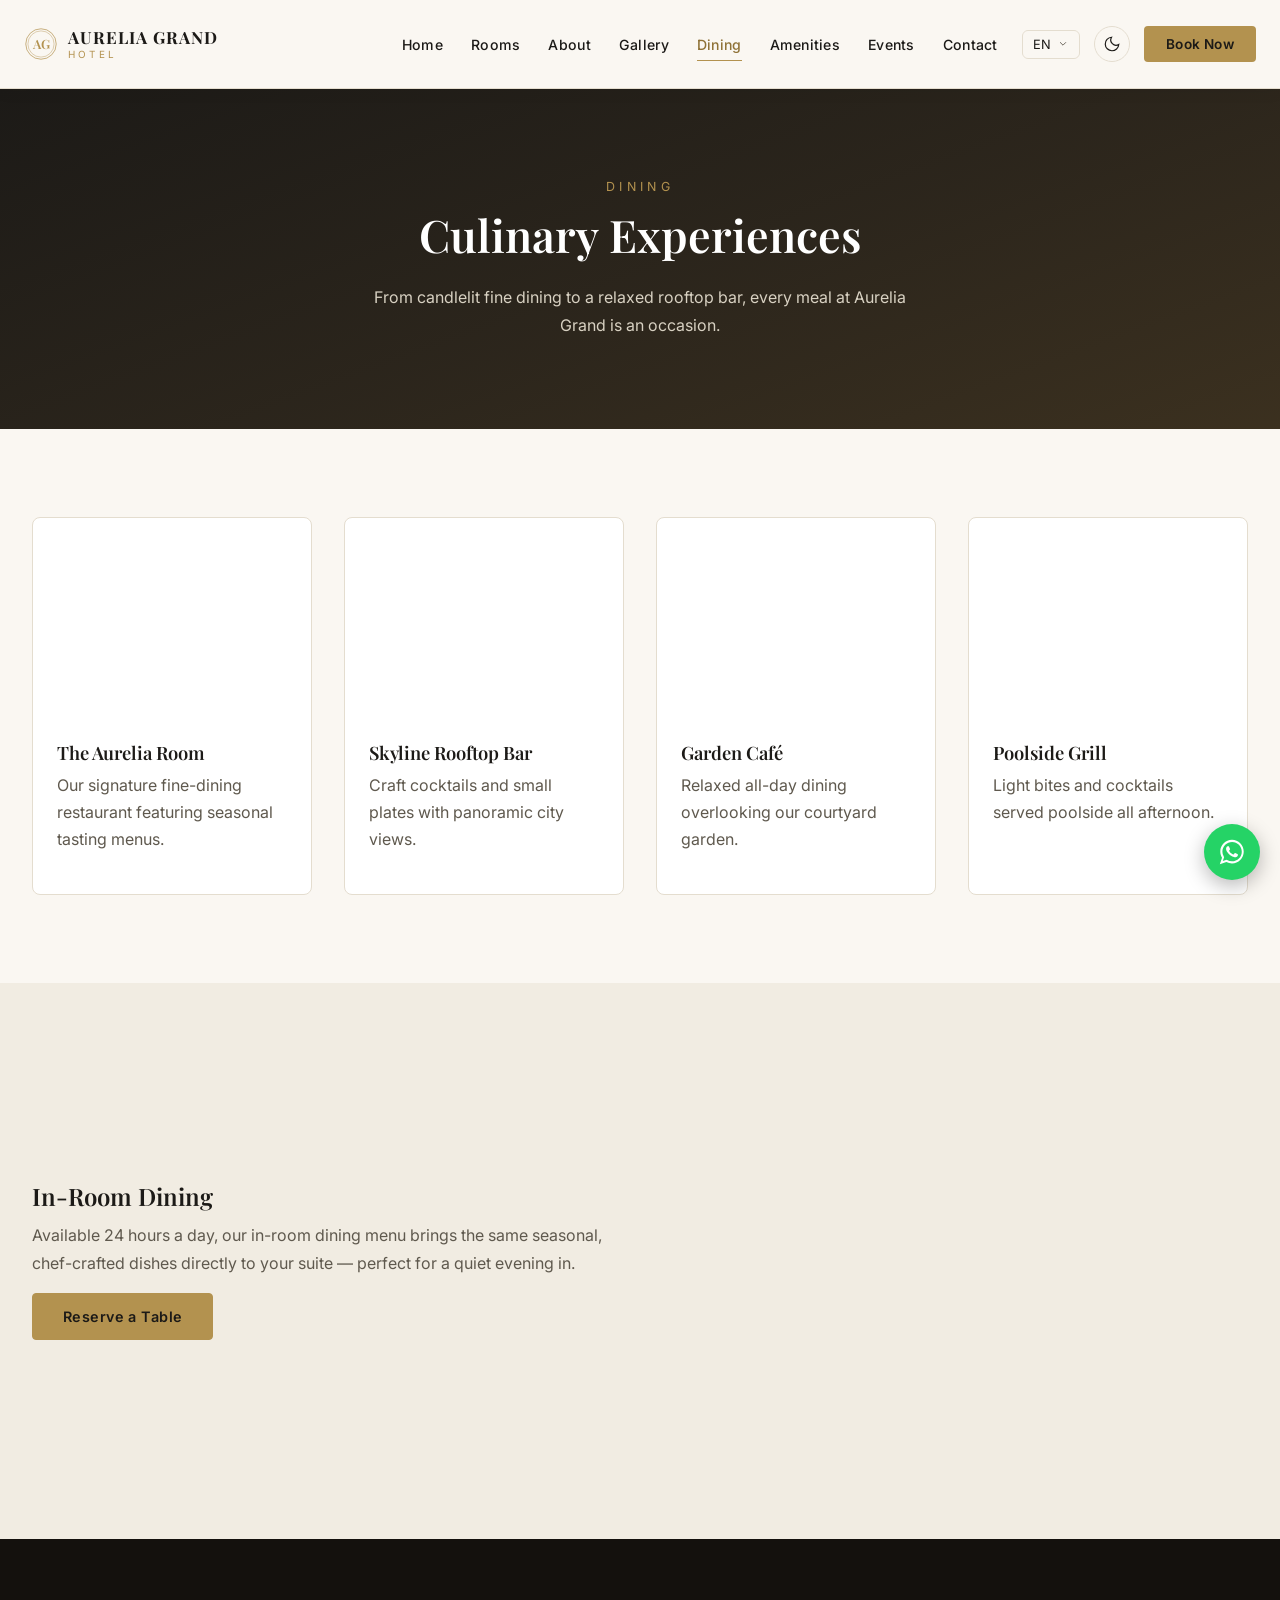
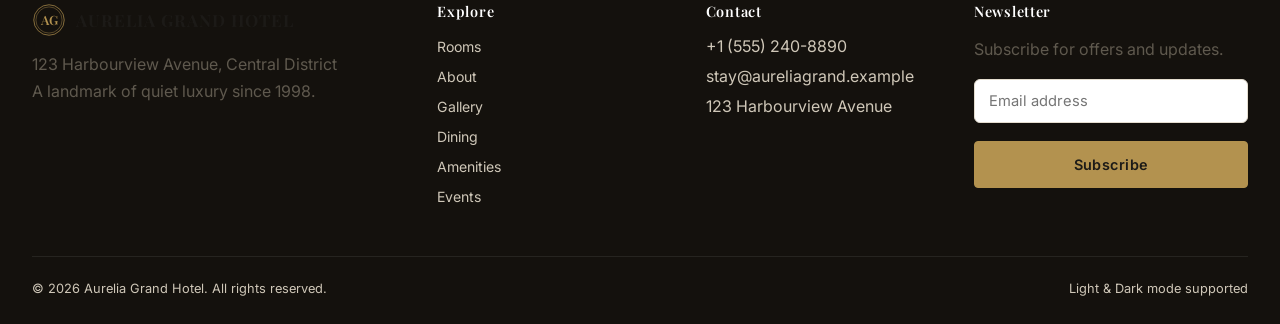
<file: dining.html>
<!DOCTYPE html>
<html lang="en">
<head>
<meta charset="UTF-8">
<meta name="viewport" content="width=device-width, initial-scale=1.0">
<script>(function(){try{var t=localStorage.getItem('aurelia-theme');if(t){document.documentElement.setAttribute('data-theme',t);}else if(window.matchMedia&&window.matchMedia('(prefers-color-scheme: dark)').matches){document.documentElement.setAttribute('data-theme','dark');}}catch(e){}})();</script>
<title>Dining — Aurelia Grand Hotel</title>
<meta name="description" content="Explore dining at Aurelia Grand Hotel — fine dining, rooftop bar, and in-room dining.">
<link rel="icon" href="data:image/svg+xml,<svg xmlns=%22http://www.w3.org/2000/svg%22 viewBox=%220 0 48 48%22><rect width=%2248%22 height=%2248%22 rx=%2210%22 fill=%22%231c1a17%22/><circle cx=%2224%22 cy=%2224%22 r=%2217%22 fill=%22none%22 stroke=%22%23c9a769%22 stroke-width=%221.5%22/><text x=%2224%22 y=%2230%22 text-anchor=%22middle%22 font-family=%22Georgia,serif%22 font-size=%2216%22 font-weight=%22700%22 fill=%22%23c9a769%22>AG</text></svg>">
<link rel="stylesheet" href="css/style.css">
</head>
<body>
<a href="#main" class="skip-link">Skip to content</a>
<header class="site-header" id="siteHeader">
  <div class="header-inner">
    <a href="index.html" class="logo" aria-label="Aurelia Grand Hotel — Home">
      <svg class="logo-mark" viewBox="0 0 48 48" fill="none" xmlns="http://www.w3.org/2000/svg" aria-hidden="true">
        <circle cx="24" cy="24" r="21.5" stroke="currentColor" stroke-width="1"/>
        <circle cx="24" cy="24" r="18.5" stroke="currentColor" stroke-width="0.6"/>
        <text x="24" y="31" text-anchor="middle" font-family="'Playfair Display', Georgia, serif" font-size="18" font-weight="600" fill="currentColor">AG</text>
      </svg>
      <span class="logo-text">
        <span class="logo-title">AURELIA GRAND</span>
        <span class="logo-subtitle">HOTEL</span>
      </span>
    </a>
    <nav class="main-nav" id="mainNav" aria-label="Primary">
      <ul>
        <li><a href="index.html" data-i18n="nav_home">Home</a></li>
        <li><a href="rooms.html" data-i18n="nav_rooms">Rooms</a></li>
        <li><a href="about.html" data-i18n="nav_about">About</a></li>
        <li><a href="gallery.html" data-i18n="nav_gallery">Gallery</a></li>
        <li><a href="dining.html" data-i18n="nav_dining" aria-current="page">Dining</a></li>
        <li><a href="amenities.html" data-i18n="nav_amenities">Amenities</a></li>
        <li><a href="events.html" data-i18n="nav_events">Events</a></li>
        <li><a href="contact.html" data-i18n="nav_contact">Contact</a></li>
      </ul>
    </nav>
    <div class="header-controls">
      <div class="lang-dropdown">
        <button type="button" class="lang-toggle" id="langToggle" aria-haspopup="listbox" aria-expanded="false">
          <span id="langToggleLabel">EN</span>
          <svg viewBox="0 0 20 20" fill="none" xmlns="http://www.w3.org/2000/svg"><path d="M5.5 7.5l4.5 4.5 4.5-4.5" stroke="currentColor" stroke-width="1.5" stroke-linecap="round" stroke-linejoin="round"/></svg>
        </button>
        <ul class="lang-menu" id="langMenu" role="listbox" aria-label="Select language">
          <li role="option" data-lang="en" aria-selected="true">English</li>
          <li role="option" data-lang="es" aria-selected="false">Español</li>
          <li role="option" data-lang="fr" aria-selected="false">Français</li>
          <li role="option" data-lang="de" aria-selected="false">Deutsch</li>
        </ul>
      </div>
      <button class="theme-toggle" id="themeToggle" type="button" aria-label="Toggle dark mode" aria-pressed="false">
        <svg class="icon-moon" viewBox="0 0 24 24" fill="none" stroke="currentColor" stroke-width="1.6"><path d="M21 12.6A9 9 0 1111.4 3a7 7 0 009.6 9.6z"/></svg>
        <svg class="icon-sun" viewBox="0 0 24 24" fill="none" stroke="currentColor" stroke-width="1.6"><circle cx="12" cy="12" r="4.5"/><path d="M12 2.5v2M12 19.5v2M4.2 4.2l1.4 1.4M18.4 18.4l1.4 1.4M2.5 12h2M19.5 12h2M4.2 19.8l1.4-1.4M18.4 5.6l1.4-1.4"/></svg>
      </button>
      <a href="contact.html#booking" class="btn-book" data-i18n="book_now">Book Now</a>
      <button class="hamburger" id="hamburger" type="button" aria-label="Open menu" aria-expanded="false" aria-controls="mainNav">
        <span></span><span></span><span></span>
      </button>
    </div>
  </div>
</header>

<main id="main">
  <section class="page-hero">
    <video class="bg-video" autoplay muted loop playsinline aria-hidden="true">
      <source src="https://videos.pexels.com/video-files/28880658/12502664_1080_1920_30fps.mp4" type="video/mp4">
    </video>
    <div class="container">
      <span class="eyebrow">Dining</span>
      <h1>Culinary Experiences</h1>
      <p>From candlelit fine dining to a relaxed rooftop bar, every meal at Aurelia Grand is an occasion.</p>
    </div>
  </section>

  <section>
    <div class="container">
      <div class="grid grid-4">
        <article class="card">
          <div class="card-media" style="background-image:url('https://images.pexels.com/photos/30469688/pexels-photo-30469688.jpeg?auto=compress&cs=tinysrgb&w=800')"></div>
          <div class="card-body">
            <h3>The Aurelia Room</h3>
            <p>Our signature fine-dining restaurant featuring seasonal tasting menus.</p>
          </div>
        </article>
        <article class="card">
          <div class="card-media" style="background-image:url('https://images.pexels.com/photos/1428053/pexels-photo-1428053.jpeg?auto=compress&cs=tinysrgb&w=800')"></div>
          <div class="card-body">
            <h3>Skyline Rooftop Bar</h3>
            <p>Craft cocktails and small plates with panoramic city views.</p>
          </div>
        </article>
        <article class="card">
          <div class="card-media" style="background-image:url('https://images.pexels.com/photos/4906510/pexels-photo-4906510.jpeg?auto=compress&cs=tinysrgb&w=800')"></div>
          <div class="card-body">
            <h3>Garden Café</h3>
            <p>Relaxed all-day dining overlooking our courtyard garden.</p>
          </div>
        </article>
        <article class="card">
          <div class="card-media" style="background-image:url('https://images.pexels.com/photos/5563469/pexels-photo-5563469.jpeg?auto=compress&cs=tinysrgb&w=800')"></div>
          <div class="card-body">
            <h3>Poolside Grill</h3>
            <p>Light bites and cocktails served poolside all afternoon.</p>
          </div>
        </article>
      </div>
    </div>
  </section>

  <section class="section-alt">
    <div class="container">
      <div class="split">
        <div>
          <h2>In-Room Dining</h2>
          <p>Available 24 hours a day, our in-room dining menu brings the same seasonal, chef-crafted dishes directly to your suite — perfect for a quiet evening in.</p>
          <a href="contact.html" class="btn-primary">Reserve a Table</a>
        </div>
        <div class="split-media" style="background-image:url('https://images.pexels.com/photos/7243884/pexels-photo-7243884.jpeg?auto=compress&cs=tinysrgb&w=1000')"></div>
      </div>
    </div>
  </section>
</main>

<footer class="site-footer">
  <div class="container">
    <div class="footer-grid">
      <div class="footer-col">
        <a href="index.html" class="footer-logo" aria-label="Aurelia Grand Hotel — Home">
          <svg class="logo-mark" viewBox="0 0 48 48" fill="none" xmlns="http://www.w3.org/2000/svg" width="30" height="30" aria-hidden="true">
            <circle cx="24" cy="24" r="21.5" stroke="currentColor" stroke-width="1"/>
            <circle cx="24" cy="24" r="18.5" stroke="currentColor" stroke-width="0.6"/>
            <text x="24" y="31" text-anchor="middle" font-family="'Playfair Display', Georgia, serif" font-size="18" font-weight="600" fill="currentColor">AG</text>
          </svg>
          <span class="logo-title">AURELIA GRAND HOTEL</span>
        </a>
        <p>123 Harbourview Avenue, Central District<br>A landmark of quiet luxury since 1998.</p>
      </div>
      <div class="footer-col">
        <h4 data-i18n="footer_explore">Explore</h4>
        <ul>
          <li><a href="rooms.html">Rooms</a></li>
          <li><a href="about.html">About</a></li>
          <li><a href="gallery.html">Gallery</a></li>
          <li><a href="dining.html">Dining</a></li>
          <li><a href="amenities.html">Amenities</a></li>
          <li><a href="events.html">Events</a></li>
        </ul>
      </div>
      <div class="footer-col">
        <h4 data-i18n="footer_contact">Contact</h4>
        <ul>
          <li>+1 (555) 240-8890</li>
          <li>stay@aureliagrand.example</li>
          <li>123 Harbourview Avenue</li>
        </ul>
      </div>
      <div class="footer-col">
        <h4 data-i18n="footer_newsletter">Newsletter</h4>
        <p data-i18n="footer_newsletter_copy">Subscribe for offers and updates.</p>
        <form class="footer-form" onsubmit="return false;">
          <div class="field">
            <input type="email" placeholder="Email address" required aria-label="Email address">
          </div>
          <button class="btn-primary" type="submit" data-i18n="footer_subscribe" style="width:100%;">Subscribe</button>
        </form>
      </div>
    </div>
    <div class="footer-bottom">
      <span>&copy; 2026 Aurelia Grand Hotel. <span data-i18n="footer_rights">All rights reserved.</span></span>
      <span>Light &amp; Dark mode supported</span>
    </div>
  </div>
</footer>
<a href="https://wa.me/917893938022" class="whatsapp-fab" target="_blank" rel="noopener" aria-label="Chat with us on WhatsApp">
  <svg viewBox="0 0 32 32" fill="none" xmlns="http://www.w3.org/2000/svg">
    <path d="M16.004 3C9.1 3 3.5 8.6 3.5 15.504c0 2.44.68 4.72 1.86 6.664L3 29l7.02-2.32a12.9 12.9 0 0 0 5.98 1.48h.004c6.9 0 12.5-5.6 12.5-12.504C28.504 8.6 22.9 3 16.004 3Zm0 22.86a10.3 10.3 0 0 1-5.26-1.44l-.378-.224-4.166 1.376 1.396-4.06-.246-.394a10.28 10.28 0 0 1-1.578-5.51c0-5.694 4.634-10.328 10.336-10.328 5.694 0 10.326 4.634 10.326 10.328 0 5.696-4.632 10.252-10.43 10.252Zm5.664-7.708c-.31-.156-1.834-.906-2.118-1.01-.284-.104-.492-.156-.7.156-.208.312-.804 1.01-.986 1.218-.182.208-.364.234-.674.078-.31-.156-1.31-.482-2.494-1.536-.922-.822-1.544-1.836-1.726-2.148-.182-.312-.02-.48.136-.636.14-.14.31-.364.466-.546.156-.182.208-.312.312-.52.104-.208.052-.39-.026-.546-.078-.156-.7-1.686-.958-2.31-.252-.606-.508-.524-.7-.534l-.596-.01c-.208 0-.546.078-.832.39-.286.312-1.09 1.066-1.09 2.598 0 1.532 1.116 3.014 1.272 3.222.156.208 2.196 3.354 5.322 4.702.744.322 1.324.514 1.776.658.746.238 1.424.204 1.96.124.598-.09 1.834-.75 2.092-1.474.258-.724.258-1.344.18-1.474-.076-.13-.284-.208-.594-.364Z" fill="#fff"/>
  </svg>
</a>
<script src="js/translations.js"></script>
<script src="js/main.js"></script>
</body>
</html>
</file>
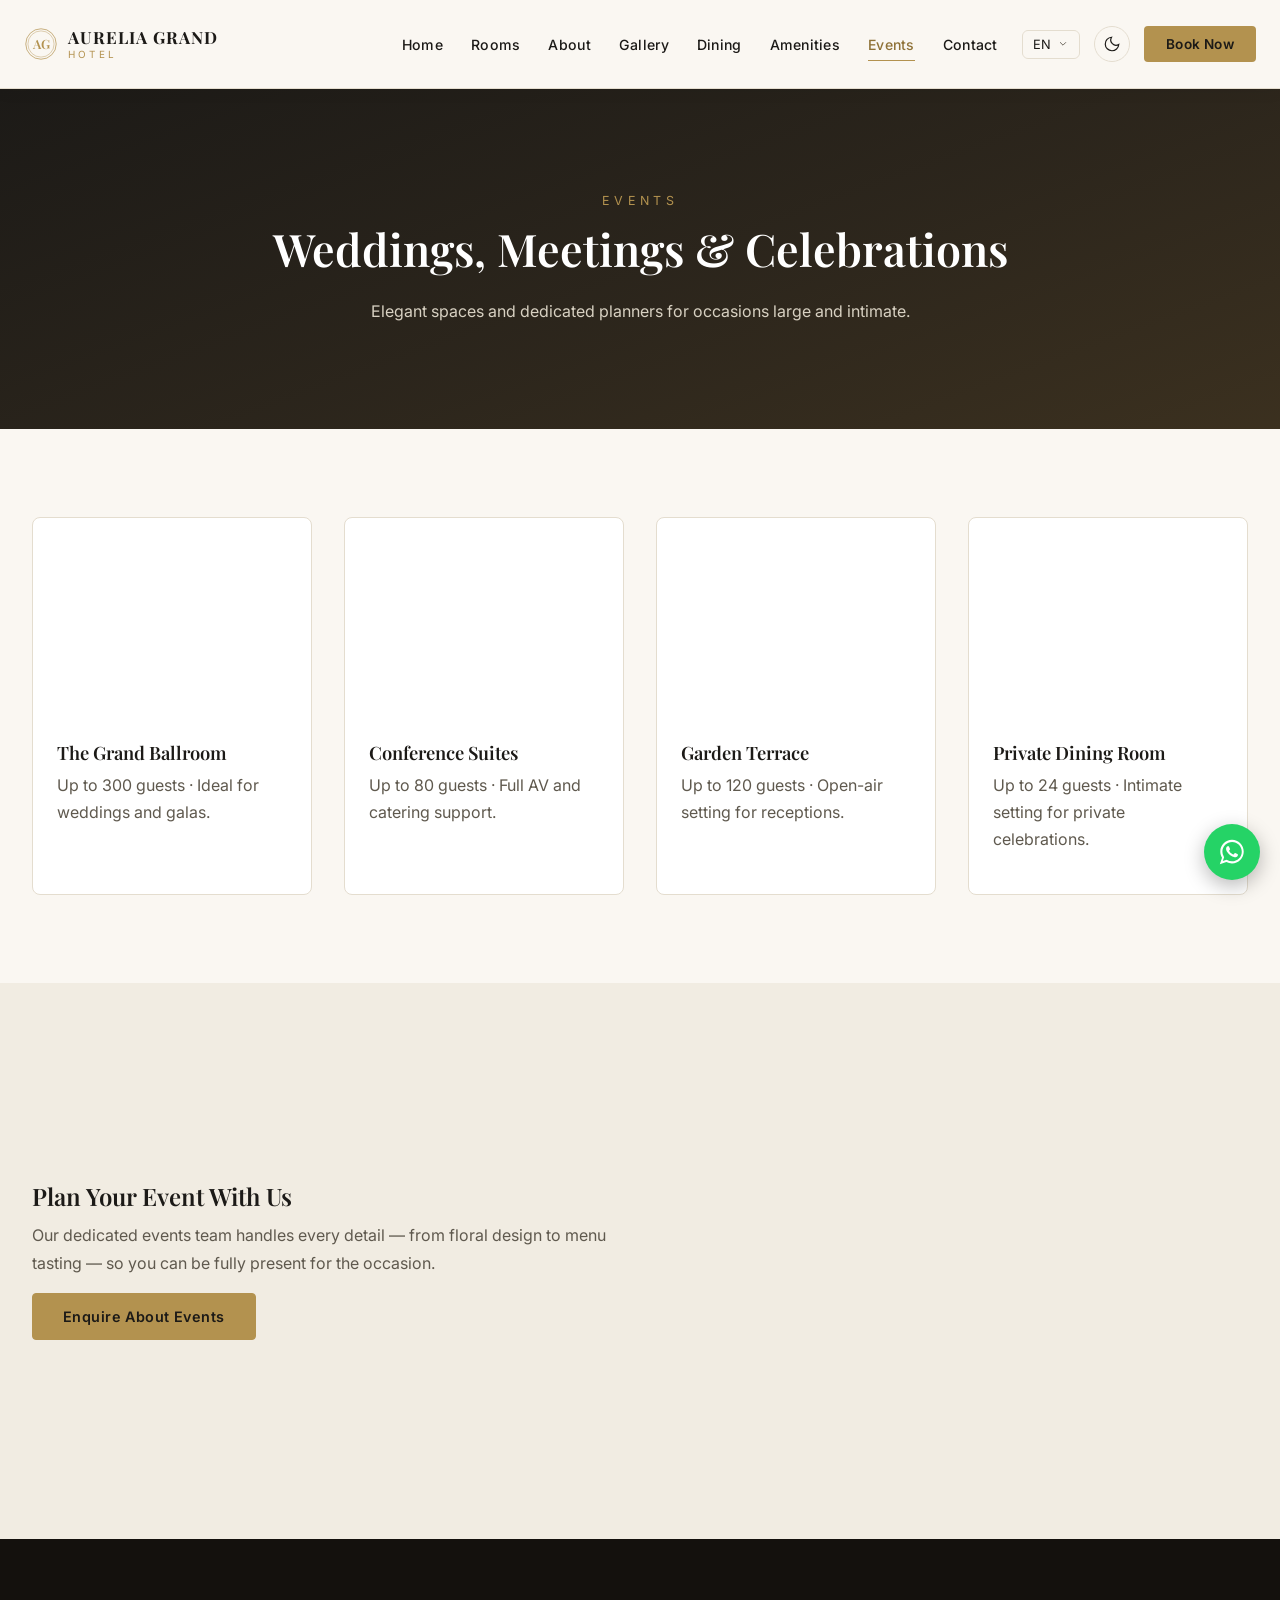
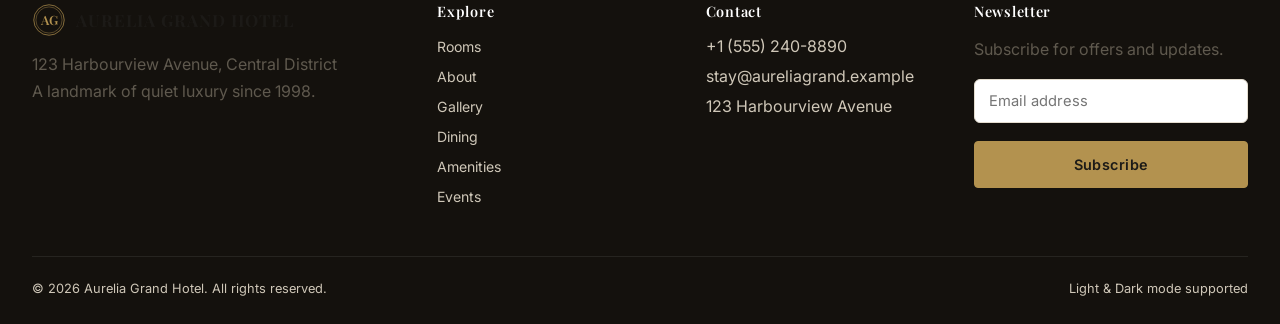
<file: events.html>
<!DOCTYPE html>
<html lang="en">
<head>
<meta charset="UTF-8">
<meta name="viewport" content="width=device-width, initial-scale=1.0">
<script>(function(){try{var t=localStorage.getItem('aurelia-theme');if(t){document.documentElement.setAttribute('data-theme',t);}else if(window.matchMedia&&window.matchMedia('(prefers-color-scheme: dark)').matches){document.documentElement.setAttribute('data-theme','dark');}}catch(e){}})();</script>
<title>Events — Aurelia Grand Hotel</title>
<meta name="description" content="Host weddings, conferences, and celebrations at Aurelia Grand Hotel's elegant event spaces.">
<link rel="icon" href="data:image/svg+xml,<svg xmlns=%22http://www.w3.org/2000/svg%22 viewBox=%220 0 48 48%22><rect width=%2248%22 height=%2248%22 rx=%2210%22 fill=%22%231c1a17%22/><circle cx=%2224%22 cy=%2224%22 r=%2217%22 fill=%22none%22 stroke=%22%23c9a769%22 stroke-width=%221.5%22/><text x=%2224%22 y=%2230%22 text-anchor=%22middle%22 font-family=%22Georgia,serif%22 font-size=%2216%22 font-weight=%22700%22 fill=%22%23c9a769%22>AG</text></svg>">
<link rel="stylesheet" href="css/style.css">
</head>
<body>
<a href="#main" class="skip-link">Skip to content</a>
<header class="site-header" id="siteHeader">
  <div class="header-inner">
    <a href="index.html" class="logo" aria-label="Aurelia Grand Hotel — Home">
      <svg class="logo-mark" viewBox="0 0 48 48" fill="none" xmlns="http://www.w3.org/2000/svg" aria-hidden="true">
        <circle cx="24" cy="24" r="21.5" stroke="currentColor" stroke-width="1"/>
        <circle cx="24" cy="24" r="18.5" stroke="currentColor" stroke-width="0.6"/>
        <text x="24" y="31" text-anchor="middle" font-family="'Playfair Display', Georgia, serif" font-size="18" font-weight="600" fill="currentColor">AG</text>
      </svg>
      <span class="logo-text">
        <span class="logo-title">AURELIA GRAND</span>
        <span class="logo-subtitle">HOTEL</span>
      </span>
    </a>
    <nav class="main-nav" id="mainNav" aria-label="Primary">
      <ul>
        <li><a href="index.html" data-i18n="nav_home">Home</a></li>
        <li><a href="rooms.html" data-i18n="nav_rooms">Rooms</a></li>
        <li><a href="about.html" data-i18n="nav_about">About</a></li>
        <li><a href="gallery.html" data-i18n="nav_gallery">Gallery</a></li>
        <li><a href="dining.html" data-i18n="nav_dining">Dining</a></li>
        <li><a href="amenities.html" data-i18n="nav_amenities">Amenities</a></li>
        <li><a href="events.html" data-i18n="nav_events" aria-current="page">Events</a></li>
        <li><a href="contact.html" data-i18n="nav_contact">Contact</a></li>
      </ul>
    </nav>
    <div class="header-controls">
      <div class="lang-dropdown">
        <button type="button" class="lang-toggle" id="langToggle" aria-haspopup="listbox" aria-expanded="false">
          <span id="langToggleLabel">EN</span>
          <svg viewBox="0 0 20 20" fill="none" xmlns="http://www.w3.org/2000/svg"><path d="M5.5 7.5l4.5 4.5 4.5-4.5" stroke="currentColor" stroke-width="1.5" stroke-linecap="round" stroke-linejoin="round"/></svg>
        </button>
        <ul class="lang-menu" id="langMenu" role="listbox" aria-label="Select language">
          <li role="option" data-lang="en" aria-selected="true">English</li>
          <li role="option" data-lang="es" aria-selected="false">Español</li>
          <li role="option" data-lang="fr" aria-selected="false">Français</li>
          <li role="option" data-lang="de" aria-selected="false">Deutsch</li>
        </ul>
      </div>
      <button class="theme-toggle" id="themeToggle" type="button" aria-label="Toggle dark mode" aria-pressed="false">
        <svg class="icon-moon" viewBox="0 0 24 24" fill="none" stroke="currentColor" stroke-width="1.6"><path d="M21 12.6A9 9 0 1111.4 3a7 7 0 009.6 9.6z"/></svg>
        <svg class="icon-sun" viewBox="0 0 24 24" fill="none" stroke="currentColor" stroke-width="1.6"><circle cx="12" cy="12" r="4.5"/><path d="M12 2.5v2M12 19.5v2M4.2 4.2l1.4 1.4M18.4 18.4l1.4 1.4M2.5 12h2M19.5 12h2M4.2 19.8l1.4-1.4M18.4 5.6l1.4-1.4"/></svg>
      </button>
      <a href="contact.html#booking" class="btn-book" data-i18n="book_now">Book Now</a>
      <button class="hamburger" id="hamburger" type="button" aria-label="Open menu" aria-expanded="false" aria-controls="mainNav">
        <span></span><span></span><span></span>
      </button>
    </div>
  </div>
</header>

<main id="main">
  <section class="page-hero">
    <video class="bg-video" autoplay muted loop playsinline aria-hidden="true">
      <source src="https://videos.pexels.com/video-files/14268100/14268100-hd_1080_1920_24fps.mp4" type="video/mp4">
    </video>
    <div class="container">
      <span class="eyebrow">Events</span>
      <h1>Weddings, Meetings & Celebrations</h1>
      <p>Elegant spaces and dedicated planners for occasions large and intimate.</p>
    </div>
  </section>

  <section>
    <div class="container">
      <div class="grid grid-4">
        <article class="card">
          <div class="card-media" style="background-image:url('https://images.pexels.com/photos/57980/pexels-photo-57980.jpeg?auto=compress&cs=tinysrgb&w=800')"></div>
          <div class="card-body">
            <h3>The Grand Ballroom</h3>
            <p>Up to 300 guests · Ideal for weddings and galas.</p>
          </div>
        </article>
        <article class="card">
          <div class="card-media" style="background-image:url('https://images.pexels.com/photos/236730/pexels-photo-236730.jpeg?auto=compress&cs=tinysrgb&w=800')"></div>
          <div class="card-body">
            <h3>Conference Suites</h3>
            <p>Up to 80 guests · Full AV and catering support.</p>
          </div>
        </article>
        <article class="card">
          <div class="card-media" style="background-image:url('https://images.pexels.com/photos/16135943/pexels-photo-16135943.jpeg?auto=compress&cs=tinysrgb&w=800')"></div>
          <div class="card-body">
            <h3>Garden Terrace</h3>
            <p>Up to 120 guests · Open-air setting for receptions.</p>
          </div>
        </article>
        <article class="card">
          <div class="card-media" style="background-image:url('https://images.pexels.com/photos/1581384/pexels-photo-1581384.jpeg?auto=compress&cs=tinysrgb&w=800')"></div>
          <div class="card-body">
            <h3>Private Dining Room</h3>
            <p>Up to 24 guests · Intimate setting for private celebrations.</p>
          </div>
        </article>
      </div>
    </div>
  </section>

  <section class="section-alt">
    <div class="container">
      <div class="split">
        <div>
          <h2>Plan Your Event With Us</h2>
          <p>Our dedicated events team handles every detail — from floral design to menu tasting — so you can be fully present for the occasion.</p>
          <a href="contact.html" class="btn-primary">Enquire About Events</a>
        </div>
        <div class="split-media" style="background-image:url('https://images.pexels.com/photos/1181304/pexels-photo-1181304.jpeg?auto=compress&cs=tinysrgb&w=1000')"></div>
      </div>
    </div>
  </section>
</main>

<footer class="site-footer">
  <div class="container">
    <div class="footer-grid">
      <div class="footer-col">
        <a href="index.html" class="footer-logo" aria-label="Aurelia Grand Hotel — Home">
          <svg class="logo-mark" viewBox="0 0 48 48" fill="none" xmlns="http://www.w3.org/2000/svg" width="30" height="30" aria-hidden="true">
            <circle cx="24" cy="24" r="21.5" stroke="currentColor" stroke-width="1"/>
            <circle cx="24" cy="24" r="18.5" stroke="currentColor" stroke-width="0.6"/>
            <text x="24" y="31" text-anchor="middle" font-family="'Playfair Display', Georgia, serif" font-size="18" font-weight="600" fill="currentColor">AG</text>
          </svg>
          <span class="logo-title">AURELIA GRAND HOTEL</span>
        </a>
        <p>123 Harbourview Avenue, Central District<br>A landmark of quiet luxury since 1998.</p>
      </div>
      <div class="footer-col">
        <h4 data-i18n="footer_explore">Explore</h4>
        <ul>
          <li><a href="rooms.html">Rooms</a></li>
          <li><a href="about.html">About</a></li>
          <li><a href="gallery.html">Gallery</a></li>
          <li><a href="dining.html">Dining</a></li>
          <li><a href="amenities.html">Amenities</a></li>
          <li><a href="events.html">Events</a></li>
        </ul>
      </div>
      <div class="footer-col">
        <h4 data-i18n="footer_contact">Contact</h4>
        <ul>
          <li>+1 (555) 240-8890</li>
          <li>stay@aureliagrand.example</li>
          <li>123 Harbourview Avenue</li>
        </ul>
      </div>
      <div class="footer-col">
        <h4 data-i18n="footer_newsletter">Newsletter</h4>
        <p data-i18n="footer_newsletter_copy">Subscribe for offers and updates.</p>
        <form class="footer-form" onsubmit="return false;">
          <div class="field">
            <input type="email" placeholder="Email address" required aria-label="Email address">
          </div>
          <button class="btn-primary" type="submit" data-i18n="footer_subscribe" style="width:100%;">Subscribe</button>
        </form>
      </div>
    </div>
    <div class="footer-bottom">
      <span>&copy; 2026 Aurelia Grand Hotel. <span data-i18n="footer_rights">All rights reserved.</span></span>
      <span>Light &amp; Dark mode supported</span>
    </div>
  </div>
</footer>
<a href="https://wa.me/917893938022" class="whatsapp-fab" target="_blank" rel="noopener" aria-label="Chat with us on WhatsApp">
  <svg viewBox="0 0 32 32" fill="none" xmlns="http://www.w3.org/2000/svg">
    <path d="M16.004 3C9.1 3 3.5 8.6 3.5 15.504c0 2.44.68 4.72 1.86 6.664L3 29l7.02-2.32a12.9 12.9 0 0 0 5.98 1.48h.004c6.9 0 12.5-5.6 12.5-12.504C28.504 8.6 22.9 3 16.004 3Zm0 22.86a10.3 10.3 0 0 1-5.26-1.44l-.378-.224-4.166 1.376 1.396-4.06-.246-.394a10.28 10.28 0 0 1-1.578-5.51c0-5.694 4.634-10.328 10.336-10.328 5.694 0 10.326 4.634 10.326 10.328 0 5.696-4.632 10.252-10.43 10.252Zm5.664-7.708c-.31-.156-1.834-.906-2.118-1.01-.284-.104-.492-.156-.7.156-.208.312-.804 1.01-.986 1.218-.182.208-.364.234-.674.078-.31-.156-1.31-.482-2.494-1.536-.922-.822-1.544-1.836-1.726-2.148-.182-.312-.02-.48.136-.636.14-.14.31-.364.466-.546.156-.182.208-.312.312-.52.104-.208.052-.39-.026-.546-.078-.156-.7-1.686-.958-2.31-.252-.606-.508-.524-.7-.534l-.596-.01c-.208 0-.546.078-.832.39-.286.312-1.09 1.066-1.09 2.598 0 1.532 1.116 3.014 1.272 3.222.156.208 2.196 3.354 5.322 4.702.744.322 1.324.514 1.776.658.746.238 1.424.204 1.96.124.598-.09 1.834-.75 2.092-1.474.258-.724.258-1.344.18-1.474-.076-.13-.284-.208-.594-.364Z" fill="#fff"/>
  </svg>
</a>
<script src="js/translations.js"></script>
<script src="js/main.js"></script>
</body>
</html>
</file>
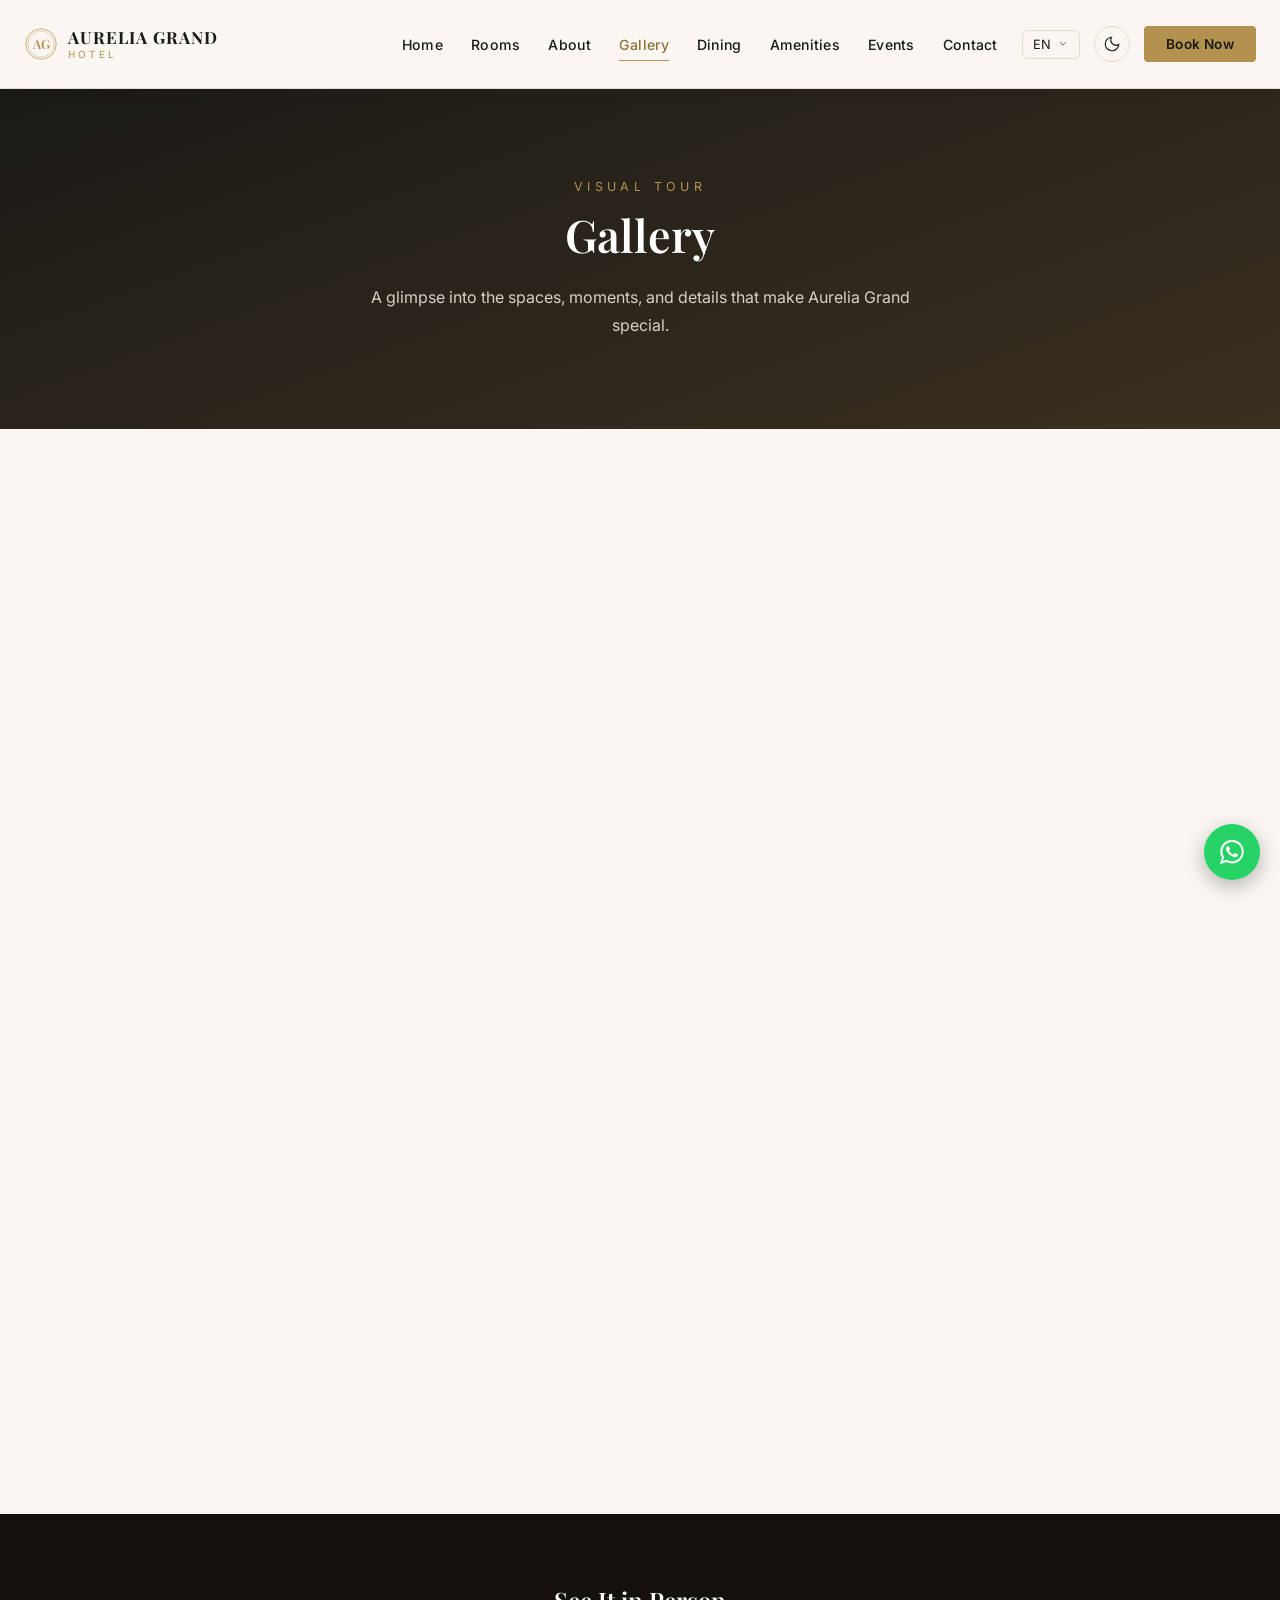
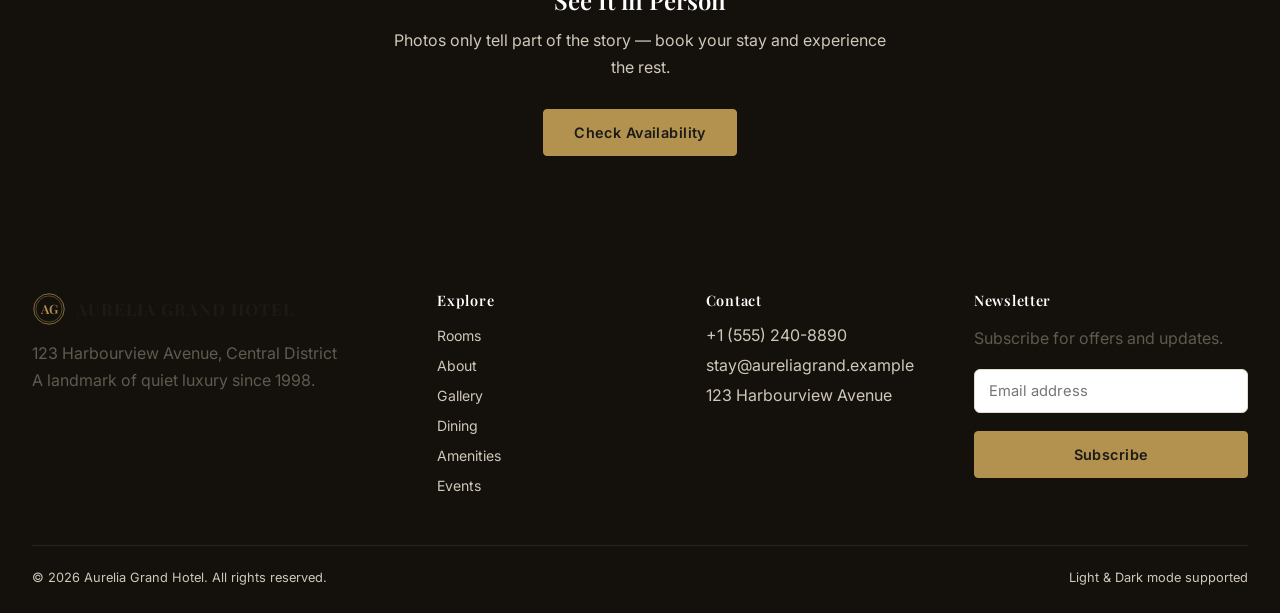
<file: gallery.html>
<!DOCTYPE html>
<html lang="en">
<head>
<meta charset="UTF-8">
<meta name="viewport" content="width=device-width, initial-scale=1.0">
<script>(function(){try{var t=localStorage.getItem('aurelia-theme');if(t){document.documentElement.setAttribute('data-theme',t);}else if(window.matchMedia&&window.matchMedia('(prefers-color-scheme: dark)').matches){document.documentElement.setAttribute('data-theme','dark');}}catch(e){}})();</script>
<title>Gallery — Aurelia Grand Hotel</title>
<meta name="description" content="A visual tour of Aurelia Grand Hotel's rooms, dining, and amenities.">
<link rel="icon" href="data:image/svg+xml,<svg xmlns=%22http://www.w3.org/2000/svg%22 viewBox=%220 0 48 48%22><rect width=%2248%22 height=%2248%22 rx=%2210%22 fill=%22%231c1a17%22/><circle cx=%2224%22 cy=%2224%22 r=%2217%22 fill=%22none%22 stroke=%22%23c9a769%22 stroke-width=%221.5%22/><text x=%2224%22 y=%2230%22 text-anchor=%22middle%22 font-family=%22Georgia,serif%22 font-size=%2216%22 font-weight=%22700%22 fill=%22%23c9a769%22>AG</text></svg>">
<link rel="stylesheet" href="css/style.css">
</head>
<body>
<a href="#main" class="skip-link">Skip to content</a>
<header class="site-header" id="siteHeader">
  <div class="header-inner">
    <a href="index.html" class="logo" aria-label="Aurelia Grand Hotel — Home">
      <svg class="logo-mark" viewBox="0 0 48 48" fill="none" xmlns="http://www.w3.org/2000/svg" aria-hidden="true">
        <circle cx="24" cy="24" r="21.5" stroke="currentColor" stroke-width="1"/>
        <circle cx="24" cy="24" r="18.5" stroke="currentColor" stroke-width="0.6"/>
        <text x="24" y="31" text-anchor="middle" font-family="'Playfair Display', Georgia, serif" font-size="18" font-weight="600" fill="currentColor">AG</text>
      </svg>
      <span class="logo-text">
        <span class="logo-title">AURELIA GRAND</span>
        <span class="logo-subtitle">HOTEL</span>
      </span>
    </a>
    <nav class="main-nav" id="mainNav" aria-label="Primary">
      <ul>
        <li><a href="index.html" data-i18n="nav_home">Home</a></li>
        <li><a href="rooms.html" data-i18n="nav_rooms">Rooms</a></li>
        <li><a href="about.html" data-i18n="nav_about">About</a></li>
        <li><a href="gallery.html" data-i18n="nav_gallery" aria-current="page">Gallery</a></li>
        <li><a href="dining.html" data-i18n="nav_dining">Dining</a></li>
        <li><a href="amenities.html" data-i18n="nav_amenities">Amenities</a></li>
        <li><a href="events.html" data-i18n="nav_events">Events</a></li>
        <li><a href="contact.html" data-i18n="nav_contact">Contact</a></li>
      </ul>
    </nav>
    <div class="header-controls">
      <div class="lang-dropdown">
        <button type="button" class="lang-toggle" id="langToggle" aria-haspopup="listbox" aria-expanded="false">
          <span id="langToggleLabel">EN</span>
          <svg viewBox="0 0 20 20" fill="none" xmlns="http://www.w3.org/2000/svg"><path d="M5.5 7.5l4.5 4.5 4.5-4.5" stroke="currentColor" stroke-width="1.5" stroke-linecap="round" stroke-linejoin="round"/></svg>
        </button>
        <ul class="lang-menu" id="langMenu" role="listbox" aria-label="Select language">
          <li role="option" data-lang="en" aria-selected="true">English</li>
          <li role="option" data-lang="es" aria-selected="false">Español</li>
          <li role="option" data-lang="fr" aria-selected="false">Français</li>
          <li role="option" data-lang="de" aria-selected="false">Deutsch</li>
        </ul>
      </div>
      <button class="theme-toggle" id="themeToggle" type="button" aria-label="Toggle dark mode" aria-pressed="false">
        <svg class="icon-moon" viewBox="0 0 24 24" fill="none" stroke="currentColor" stroke-width="1.6"><path d="M21 12.6A9 9 0 1111.4 3a7 7 0 009.6 9.6z"/></svg>
        <svg class="icon-sun" viewBox="0 0 24 24" fill="none" stroke="currentColor" stroke-width="1.6"><circle cx="12" cy="12" r="4.5"/><path d="M12 2.5v2M12 19.5v2M4.2 4.2l1.4 1.4M18.4 18.4l1.4 1.4M2.5 12h2M19.5 12h2M4.2 19.8l1.4-1.4M18.4 5.6l1.4-1.4"/></svg>
      </button>
      <a href="contact.html#booking" class="btn-book" data-i18n="book_now">Book Now</a>
      <button class="hamburger" id="hamburger" type="button" aria-label="Open menu" aria-expanded="false" aria-controls="mainNav">
        <span></span><span></span><span></span>
      </button>
    </div>
  </div>
</header>

<main id="main">
  <section class="page-hero">
    <video class="bg-video" autoplay muted loop playsinline aria-hidden="true">
      <source src="https://videos.pexels.com/video-files/31617692/13470975_1920_1080_24fps.mp4" type="video/mp4">
    </video>
    <div class="container">
      <span class="eyebrow">Visual Tour</span>
      <h1>Gallery</h1>
      <p>A glimpse into the spaces, moments, and details that make Aurelia Grand special.</p>
    </div>
  </section>

  <section>
    <div class="container">
      <div class="gallery-grid">
        <div class="gallery-item" style="background-image:url('https://images.pexels.com/photos/34672504/pexels-photo-34672504.jpeg?auto=compress&cs=tinysrgb&w=600')"></div>
        <div class="gallery-item" style="background-image:url('https://images.pexels.com/photos/18285946/pexels-photo-18285946.jpeg?auto=compress&cs=tinysrgb&w=600')"></div>
        <div class="gallery-item" style="background-image:url('https://images.pexels.com/photos/695193/pexels-photo-695193.jpeg?auto=compress&cs=tinysrgb&w=600')"></div>
        <div class="gallery-item" style="background-image:url('https://images.pexels.com/photos/6758532/pexels-photo-6758532.jpeg?auto=compress&cs=tinysrgb&w=600')"></div>
        <div class="gallery-item" style="background-image:url('https://images.pexels.com/photos/11159530/pexels-photo-11159530.jpeg?auto=compress&cs=tinysrgb&w=600')"></div>
        <div class="gallery-item" style="background-image:url('https://images.pexels.com/photos/5563469/pexels-photo-5563469.jpeg?auto=compress&cs=tinysrgb&w=600')"></div>
        <div class="gallery-item" style="background-image:url('https://images.pexels.com/photos/30469688/pexels-photo-30469688.jpeg?auto=compress&cs=tinysrgb&w=600')"></div>
        <div class="gallery-item" style="background-image:url('https://images.pexels.com/photos/1581384/pexels-photo-1581384.jpeg?auto=compress&cs=tinysrgb&w=600')"></div>
        <div class="gallery-item" style="background-image:url('https://images.pexels.com/photos/9146364/pexels-photo-9146364.jpeg?auto=compress&cs=tinysrgb&w=600')"></div>
        <div class="gallery-item" style="background-image:url('https://images.pexels.com/photos/19695969/pexels-photo-19695969.jpeg?auto=compress&cs=tinysrgb&w=600')"></div>
        <div class="gallery-item" style="background-image:url('https://images.pexels.com/photos/9788991/pexels-photo-9788991.jpeg?auto=compress&cs=tinysrgb&w=600')"></div>
        <div class="gallery-item" style="background-image:url('https://images.pexels.com/photos/5677269/pexels-photo-5677269.jpeg?auto=compress&cs=tinysrgb&w=600')"></div>
      </div>
    </div>
  </section>

  <section class="cta-band">
    <div class="container">
      <h2>See It in Person</h2>
      <p>Photos only tell part of the story — book your stay and experience the rest.</p>
      <a href="contact.html#booking" class="btn-primary" data-i18n="hero_cta_primary">Check Availability</a>
    </div>
  </section>
</main>

<footer class="site-footer">
  <div class="container">
    <div class="footer-grid">
      <div class="footer-col">
        <a href="index.html" class="footer-logo" aria-label="Aurelia Grand Hotel — Home">
          <svg class="logo-mark" viewBox="0 0 48 48" fill="none" xmlns="http://www.w3.org/2000/svg" width="30" height="30" aria-hidden="true">
            <circle cx="24" cy="24" r="21.5" stroke="currentColor" stroke-width="1"/>
            <circle cx="24" cy="24" r="18.5" stroke="currentColor" stroke-width="0.6"/>
            <text x="24" y="31" text-anchor="middle" font-family="'Playfair Display', Georgia, serif" font-size="18" font-weight="600" fill="currentColor">AG</text>
          </svg>
          <span class="logo-title">AURELIA GRAND HOTEL</span>
        </a>
        <p>123 Harbourview Avenue, Central District<br>A landmark of quiet luxury since 1998.</p>
      </div>
      <div class="footer-col">
        <h4 data-i18n="footer_explore">Explore</h4>
        <ul>
          <li><a href="rooms.html">Rooms</a></li>
          <li><a href="about.html">About</a></li>
          <li><a href="gallery.html">Gallery</a></li>
          <li><a href="dining.html">Dining</a></li>
          <li><a href="amenities.html">Amenities</a></li>
          <li><a href="events.html">Events</a></li>
        </ul>
      </div>
      <div class="footer-col">
        <h4 data-i18n="footer_contact">Contact</h4>
        <ul>
          <li>+1 (555) 240-8890</li>
          <li>stay@aureliagrand.example</li>
          <li>123 Harbourview Avenue</li>
        </ul>
      </div>
      <div class="footer-col">
        <h4 data-i18n="footer_newsletter">Newsletter</h4>
        <p data-i18n="footer_newsletter_copy">Subscribe for offers and updates.</p>
        <form class="footer-form" onsubmit="return false;">
          <div class="field">
            <input type="email" placeholder="Email address" required aria-label="Email address">
          </div>
          <button class="btn-primary" type="submit" data-i18n="footer_subscribe" style="width:100%;">Subscribe</button>
        </form>
      </div>
    </div>
    <div class="footer-bottom">
      <span>&copy; 2026 Aurelia Grand Hotel. <span data-i18n="footer_rights">All rights reserved.</span></span>
      <span>Light &amp; Dark mode supported</span>
    </div>
  </div>
</footer>
<a href="https://wa.me/917893938022" class="whatsapp-fab" target="_blank" rel="noopener" aria-label="Chat with us on WhatsApp">
  <svg viewBox="0 0 32 32" fill="none" xmlns="http://www.w3.org/2000/svg">
    <path d="M16.004 3C9.1 3 3.5 8.6 3.5 15.504c0 2.44.68 4.72 1.86 6.664L3 29l7.02-2.32a12.9 12.9 0 0 0 5.98 1.48h.004c6.9 0 12.5-5.6 12.5-12.504C28.504 8.6 22.9 3 16.004 3Zm0 22.86a10.3 10.3 0 0 1-5.26-1.44l-.378-.224-4.166 1.376 1.396-4.06-.246-.394a10.28 10.28 0 0 1-1.578-5.51c0-5.694 4.634-10.328 10.336-10.328 5.694 0 10.326 4.634 10.326 10.328 0 5.696-4.632 10.252-10.43 10.252Zm5.664-7.708c-.31-.156-1.834-.906-2.118-1.01-.284-.104-.492-.156-.7.156-.208.312-.804 1.01-.986 1.218-.182.208-.364.234-.674.078-.31-.156-1.31-.482-2.494-1.536-.922-.822-1.544-1.836-1.726-2.148-.182-.312-.02-.48.136-.636.14-.14.31-.364.466-.546.156-.182.208-.312.312-.52.104-.208.052-.39-.026-.546-.078-.156-.7-1.686-.958-2.31-.252-.606-.508-.524-.7-.534l-.596-.01c-.208 0-.546.078-.832.39-.286.312-1.09 1.066-1.09 2.598 0 1.532 1.116 3.014 1.272 3.222.156.208 2.196 3.354 5.322 4.702.744.322 1.324.514 1.776.658.746.238 1.424.204 1.96.124.598-.09 1.834-.75 2.092-1.474.258-.724.258-1.344.18-1.474-.076-.13-.284-.208-.594-.364Z" fill="#fff"/>
  </svg>
</a>
<script src="js/translations.js"></script>
<script src="js/main.js"></script>
</body>
</html>
</file>
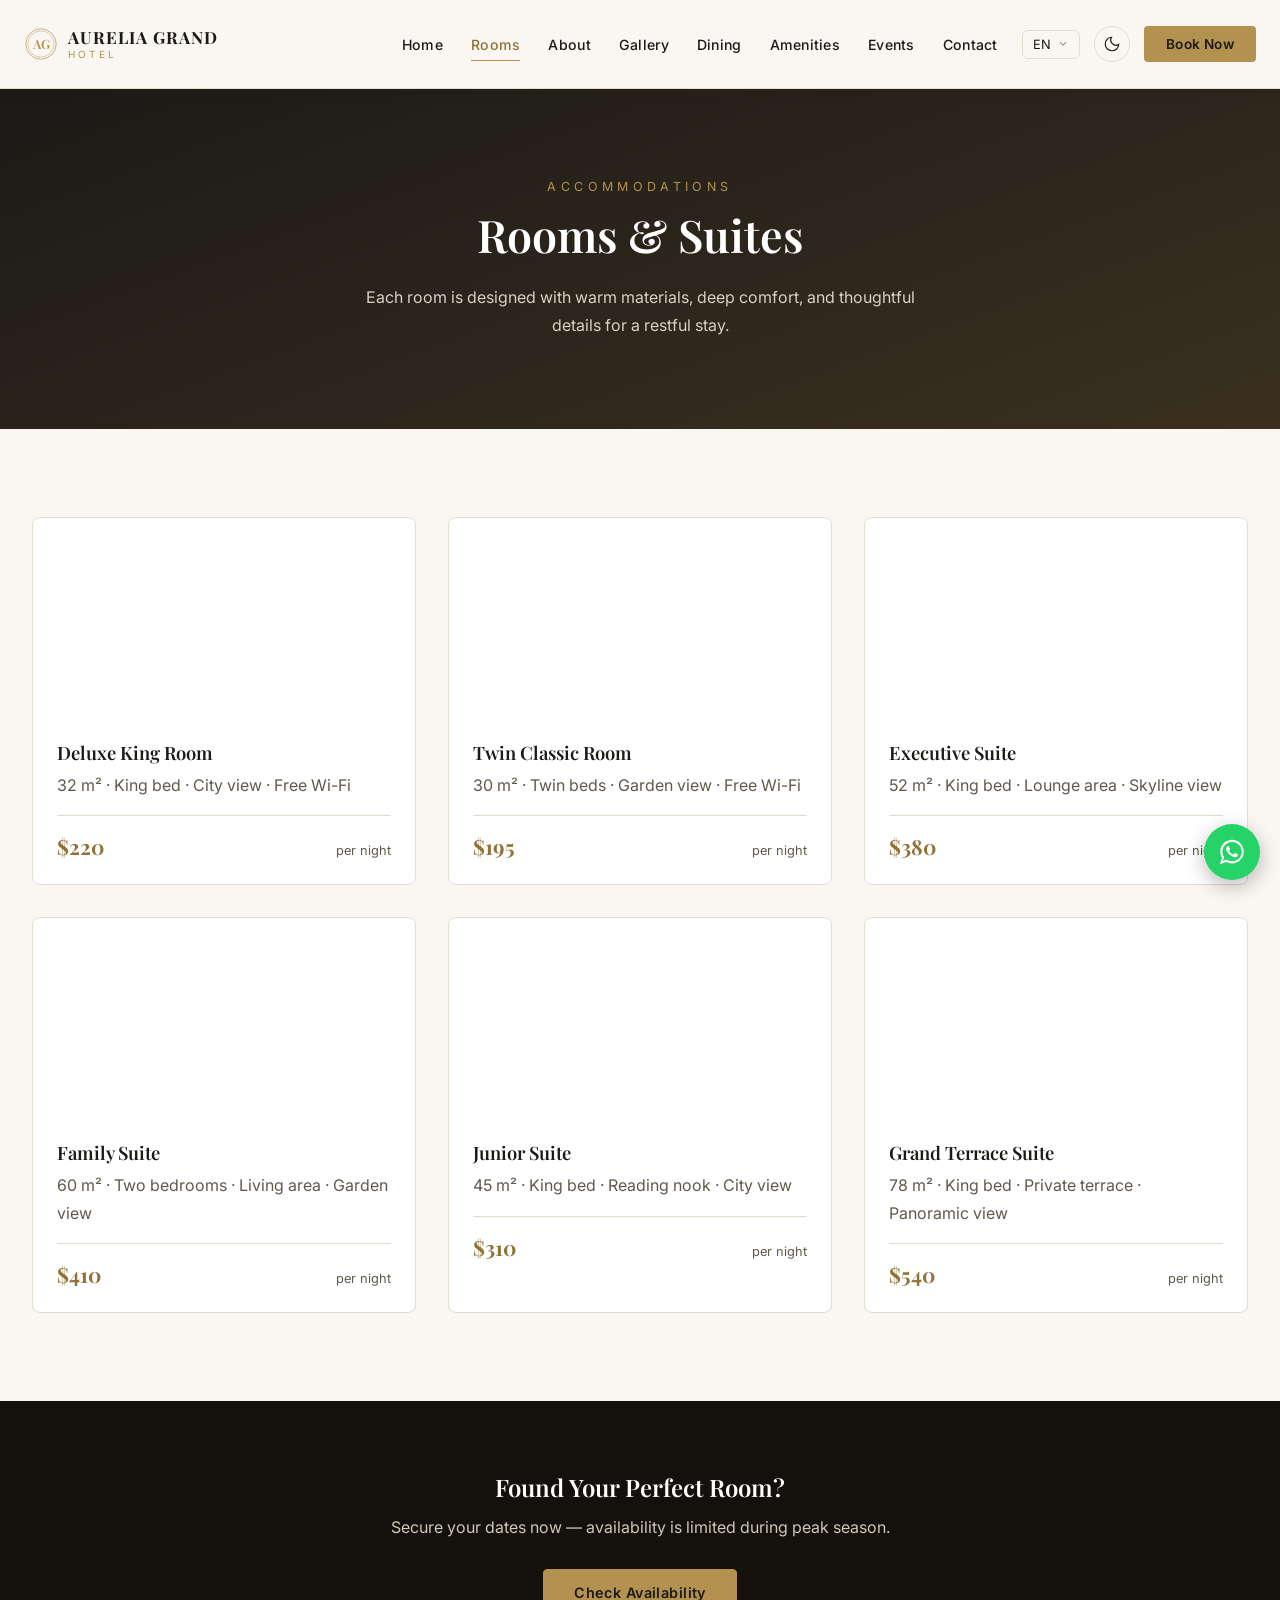
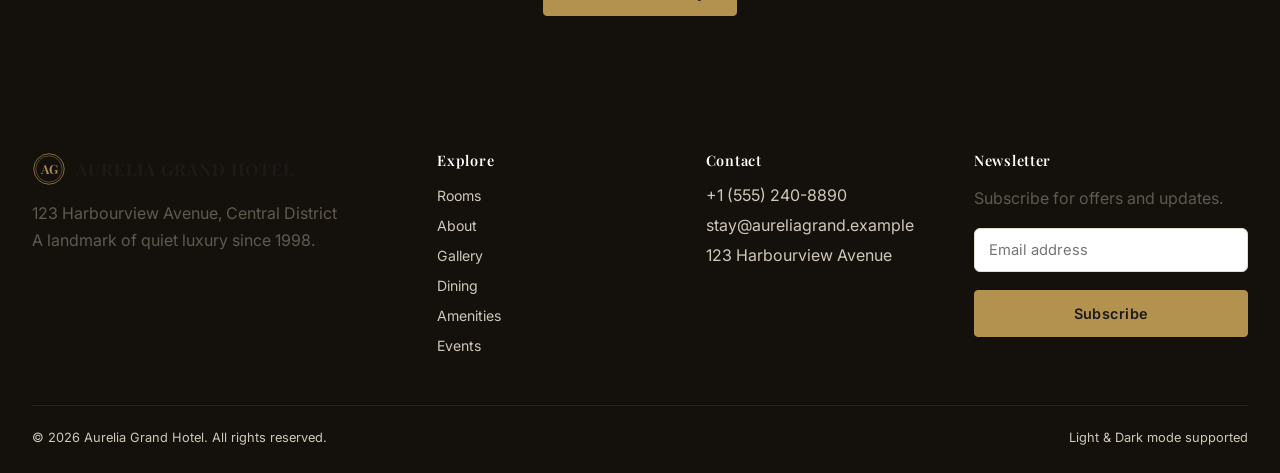
<file: rooms.html>
<!DOCTYPE html>
<html lang="en">
<head>
<meta charset="UTF-8">
<meta name="viewport" content="width=device-width, initial-scale=1.0">
<script>(function(){try{var t=localStorage.getItem('aurelia-theme');if(t){document.documentElement.setAttribute('data-theme',t);}else if(window.matchMedia&&window.matchMedia('(prefers-color-scheme: dark)').matches){document.documentElement.setAttribute('data-theme','dark');}}catch(e){}})();</script>
<title>Rooms & Suites — Aurelia Grand Hotel</title>
<meta name="description" content="Browse rooms and suites at Aurelia Grand Hotel, from Deluxe King Rooms to the Grand Terrace Suite.">
<link rel="icon" href="data:image/svg+xml,<svg xmlns=%22http://www.w3.org/2000/svg%22 viewBox=%220 0 48 48%22><rect width=%2248%22 height=%2248%22 rx=%2210%22 fill=%22%231c1a17%22/><circle cx=%2224%22 cy=%2224%22 r=%2217%22 fill=%22none%22 stroke=%22%23c9a769%22 stroke-width=%221.5%22/><text x=%2224%22 y=%2230%22 text-anchor=%22middle%22 font-family=%22Georgia,serif%22 font-size=%2216%22 font-weight=%22700%22 fill=%22%23c9a769%22>AG</text></svg>">
<link rel="stylesheet" href="css/style.css">
</head>
<body>
<a href="#main" class="skip-link">Skip to content</a>
<header class="site-header" id="siteHeader">
  <div class="header-inner">
    <a href="index.html" class="logo" aria-label="Aurelia Grand Hotel — Home">
      <svg class="logo-mark" viewBox="0 0 48 48" fill="none" xmlns="http://www.w3.org/2000/svg" aria-hidden="true">
        <circle cx="24" cy="24" r="21.5" stroke="currentColor" stroke-width="1"/>
        <circle cx="24" cy="24" r="18.5" stroke="currentColor" stroke-width="0.6"/>
        <text x="24" y="31" text-anchor="middle" font-family="'Playfair Display', Georgia, serif" font-size="18" font-weight="600" fill="currentColor">AG</text>
      </svg>
      <span class="logo-text">
        <span class="logo-title">AURELIA GRAND</span>
        <span class="logo-subtitle">HOTEL</span>
      </span>
    </a>
    <nav class="main-nav" id="mainNav" aria-label="Primary">
      <ul>
        <li><a href="index.html" data-i18n="nav_home">Home</a></li>
        <li><a href="rooms.html" data-i18n="nav_rooms" aria-current="page">Rooms</a></li>
        <li><a href="about.html" data-i18n="nav_about">About</a></li>
        <li><a href="gallery.html" data-i18n="nav_gallery">Gallery</a></li>
        <li><a href="dining.html" data-i18n="nav_dining">Dining</a></li>
        <li><a href="amenities.html" data-i18n="nav_amenities">Amenities</a></li>
        <li><a href="events.html" data-i18n="nav_events">Events</a></li>
        <li><a href="contact.html" data-i18n="nav_contact">Contact</a></li>
      </ul>
    </nav>
    <div class="header-controls">
      <div class="lang-dropdown">
        <button type="button" class="lang-toggle" id="langToggle" aria-haspopup="listbox" aria-expanded="false">
          <span id="langToggleLabel">EN</span>
          <svg viewBox="0 0 20 20" fill="none" xmlns="http://www.w3.org/2000/svg"><path d="M5.5 7.5l4.5 4.5 4.5-4.5" stroke="currentColor" stroke-width="1.5" stroke-linecap="round" stroke-linejoin="round"/></svg>
        </button>
        <ul class="lang-menu" id="langMenu" role="listbox" aria-label="Select language">
          <li role="option" data-lang="en" aria-selected="true">English</li>
          <li role="option" data-lang="es" aria-selected="false">Español</li>
          <li role="option" data-lang="fr" aria-selected="false">Français</li>
          <li role="option" data-lang="de" aria-selected="false">Deutsch</li>
        </ul>
      </div>
      <button class="theme-toggle" id="themeToggle" type="button" aria-label="Toggle dark mode" aria-pressed="false">
        <svg class="icon-moon" viewBox="0 0 24 24" fill="none" stroke="currentColor" stroke-width="1.6"><path d="M21 12.6A9 9 0 1111.4 3a7 7 0 009.6 9.6z"/></svg>
        <svg class="icon-sun" viewBox="0 0 24 24" fill="none" stroke="currentColor" stroke-width="1.6"><circle cx="12" cy="12" r="4.5"/><path d="M12 2.5v2M12 19.5v2M4.2 4.2l1.4 1.4M18.4 18.4l1.4 1.4M2.5 12h2M19.5 12h2M4.2 19.8l1.4-1.4M18.4 5.6l1.4-1.4"/></svg>
      </button>
      <a href="contact.html#booking" class="btn-book" data-i18n="book_now">Book Now</a>
      <button class="hamburger" id="hamburger" type="button" aria-label="Open menu" aria-expanded="false" aria-controls="mainNav">
        <span></span><span></span><span></span>
      </button>
    </div>
  </div>
</header>

<main id="main">
  <section class="page-hero">
    <video class="bg-video" autoplay muted loop playsinline aria-hidden="true">
      <source src="https://videos.pexels.com/video-files/19403230/19403230-hd_1920_1080_25fps.mp4" type="video/mp4">
    </video>
    <div class="container">
      <span class="eyebrow">Accommodations</span>
      <h1>Rooms & Suites</h1>
      <p>Each room is designed with warm materials, deep comfort, and thoughtful details for a restful stay.</p>
    </div>
  </section>

  <section>
    <div class="container">
      <div class="grid grid-3">
        <article class="card">
          <div class="card-media" style="background-image:url('https://images.pexels.com/photos/34672504/pexels-photo-34672504.jpeg?auto=compress&cs=tinysrgb&w=800')"></div>
          <div class="card-body">
            <h3>Deluxe King Room</h3>
            <p>32 m² · King bed · City view · Free Wi-Fi</p>
            <div class="card-price"><strong>$220</strong><span>per night</span></div>
          </div>
        </article>
        <article class="card">
          <div class="card-media" style="background-image:url('https://images.pexels.com/photos/18254581/pexels-photo-18254581.jpeg?auto=compress&cs=tinysrgb&w=800')"></div>
          <div class="card-body">
            <h3>Twin Classic Room</h3>
            <p>30 m² · Twin beds · Garden view · Free Wi-Fi</p>
            <div class="card-price"><strong>$195</strong><span>per night</span></div>
          </div>
        </article>
        <article class="card">
          <div class="card-media" style="background-image:url('https://images.pexels.com/photos/18285946/pexels-photo-18285946.jpeg?auto=compress&cs=tinysrgb&w=800')"></div>
          <div class="card-body">
            <h3>Executive Suite</h3>
            <p>52 m² · King bed · Lounge area · Skyline view</p>
            <div class="card-price"><strong>$380</strong><span>per night</span></div>
          </div>
        </article>
        <article class="card">
          <div class="card-media" style="background-image:url('https://images.pexels.com/photos/18161061/pexels-photo-18161061.jpeg?auto=compress&cs=tinysrgb&w=800')"></div>
          <div class="card-body">
            <h3>Family Suite</h3>
            <p>60 m² · Two bedrooms · Living area · Garden view</p>
            <div class="card-price"><strong>$410</strong><span>per night</span></div>
          </div>
        </article>
        <article class="card">
          <div class="card-media" style="background-image:url('https://images.pexels.com/photos/19227243/pexels-photo-19227243.jpeg?auto=compress&cs=tinysrgb&w=800')"></div>
          <div class="card-body">
            <h3>Junior Suite</h3>
            <p>45 m² · King bed · Reading nook · City view</p>
            <div class="card-price"><strong>$310</strong><span>per night</span></div>
          </div>
        </article>
        <article class="card">
          <div class="card-media" style="background-image:url('https://images.pexels.com/photos/5677269/pexels-photo-5677269.jpeg?auto=compress&cs=tinysrgb&w=800')"></div>
          <div class="card-body">
            <h3>Grand Terrace Suite</h3>
            <p>78 m² · King bed · Private terrace · Panoramic view</p>
            <div class="card-price"><strong>$540</strong><span>per night</span></div>
          </div>
        </article>
      </div>
    </div>
  </section>

  <section class="cta-band">
    <div class="container">
      <h2>Found Your Perfect Room?</h2>
      <p>Secure your dates now — availability is limited during peak season.</p>
      <a href="contact.html#booking" class="btn-primary" data-i18n="hero_cta_primary">Check Availability</a>
    </div>
  </section>
</main>

<footer class="site-footer">
  <div class="container">
    <div class="footer-grid">
      <div class="footer-col">
        <a href="index.html" class="footer-logo" aria-label="Aurelia Grand Hotel — Home">
          <svg class="logo-mark" viewBox="0 0 48 48" fill="none" xmlns="http://www.w3.org/2000/svg" width="30" height="30" aria-hidden="true">
            <circle cx="24" cy="24" r="21.5" stroke="currentColor" stroke-width="1"/>
            <circle cx="24" cy="24" r="18.5" stroke="currentColor" stroke-width="0.6"/>
            <text x="24" y="31" text-anchor="middle" font-family="'Playfair Display', Georgia, serif" font-size="18" font-weight="600" fill="currentColor">AG</text>
          </svg>
          <span class="logo-title">AURELIA GRAND HOTEL</span>
        </a>
        <p>123 Harbourview Avenue, Central District<br>A landmark of quiet luxury since 1998.</p>
      </div>
      <div class="footer-col">
        <h4 data-i18n="footer_explore">Explore</h4>
        <ul>
          <li><a href="rooms.html">Rooms</a></li>
          <li><a href="about.html">About</a></li>
          <li><a href="gallery.html">Gallery</a></li>
          <li><a href="dining.html">Dining</a></li>
          <li><a href="amenities.html">Amenities</a></li>
          <li><a href="events.html">Events</a></li>
        </ul>
      </div>
      <div class="footer-col">
        <h4 data-i18n="footer_contact">Contact</h4>
        <ul>
          <li>+1 (555) 240-8890</li>
          <li>stay@aureliagrand.example</li>
          <li>123 Harbourview Avenue</li>
        </ul>
      </div>
      <div class="footer-col">
        <h4 data-i18n="footer_newsletter">Newsletter</h4>
        <p data-i18n="footer_newsletter_copy">Subscribe for offers and updates.</p>
        <form class="footer-form" onsubmit="return false;">
          <div class="field">
            <input type="email" placeholder="Email address" required aria-label="Email address">
          </div>
          <button class="btn-primary" type="submit" data-i18n="footer_subscribe" style="width:100%;">Subscribe</button>
        </form>
      </div>
    </div>
    <div class="footer-bottom">
      <span>&copy; 2026 Aurelia Grand Hotel. <span data-i18n="footer_rights">All rights reserved.</span></span>
      <span>Light &amp; Dark mode supported</span>
    </div>
  </div>
</footer>
<a href="https://wa.me/917893938022" class="whatsapp-fab" target="_blank" rel="noopener" aria-label="Chat with us on WhatsApp">
  <svg viewBox="0 0 32 32" fill="none" xmlns="http://www.w3.org/2000/svg">
    <path d="M16.004 3C9.1 3 3.5 8.6 3.5 15.504c0 2.44.68 4.72 1.86 6.664L3 29l7.02-2.32a12.9 12.9 0 0 0 5.98 1.48h.004c6.9 0 12.5-5.6 12.5-12.504C28.504 8.6 22.9 3 16.004 3Zm0 22.86a10.3 10.3 0 0 1-5.26-1.44l-.378-.224-4.166 1.376 1.396-4.06-.246-.394a10.28 10.28 0 0 1-1.578-5.51c0-5.694 4.634-10.328 10.336-10.328 5.694 0 10.326 4.634 10.326 10.328 0 5.696-4.632 10.252-10.43 10.252Zm5.664-7.708c-.31-.156-1.834-.906-2.118-1.01-.284-.104-.492-.156-.7.156-.208.312-.804 1.01-.986 1.218-.182.208-.364.234-.674.078-.31-.156-1.31-.482-2.494-1.536-.922-.822-1.544-1.836-1.726-2.148-.182-.312-.02-.48.136-.636.14-.14.31-.364.466-.546.156-.182.208-.312.312-.52.104-.208.052-.39-.026-.546-.078-.156-.7-1.686-.958-2.31-.252-.606-.508-.524-.7-.534l-.596-.01c-.208 0-.546.078-.832.39-.286.312-1.09 1.066-1.09 2.598 0 1.532 1.116 3.014 1.272 3.222.156.208 2.196 3.354 5.322 4.702.744.322 1.324.514 1.776.658.746.238 1.424.204 1.96.124.598-.09 1.834-.75 2.092-1.474.258-.724.258-1.344.18-1.474-.076-.13-.284-.208-.594-.364Z" fill="#fff"/>
  </svg>
</a>
<script src="js/translations.js"></script>
<script src="js/main.js"></script>
</body>
</html>
</file>
<file: css/style.css>
/* ============================================================
   Aurelia Grand Hotel — Stylesheet
   ============================================================ */

/* ---------- Fonts ---------- */
@import url('https://fonts.googleapis.com/css2?family=Playfair+Display:wght@500;600;700&family=Inter:wght@400;500;600&display=swap');

/* ---------- Design tokens ---------- */
:root {
  color-scheme: light;
  --font-heading: 'Playfair Display', Georgia, 'Times New Roman', serif;
  --font-body: 'Inter', -apple-system, BlinkMacSystemFont, 'Segoe UI', sans-serif;

  --color-bg: #faf7f2;
  --color-bg-alt: #f1ece2;
  --color-surface: #ffffff;
  --color-text: #1c1a17;
  --color-text-muted: #5f594e;
  --color-border: #e4ddcf;
  --color-accent: #b3924f;
  --color-accent-dark: #8f7237;
  --color-header-bg: rgba(250, 247, 242, 0.92);
  --color-footer-bg: #14110d;
  --color-footer-text: #cfc7b8;
  --shadow-header: 0 2px 16px rgba(28, 26, 23, 0.06);
  --header-height: 88px;
  --header-height-scrolled: 64px;
  --transition-fast: 180ms ease;
  --transition-base: 260ms ease;
}

:root[data-theme="dark"] {
  color-scheme: dark;
  --color-bg: #14161a;
  --color-bg-alt: #1b1e23;
  --color-surface: #1e2126;
  --color-text: #f3efe6;
  --color-text-muted: #a9a293;
  --color-border: #2c2f36;
  --color-accent: #d8b869;
  --color-accent-dark: #e8cf94;
  --color-header-bg: rgba(20, 22, 26, 0.9);
  --color-footer-bg: #0c0d10;
  --color-footer-text: #a9a293;
  --shadow-header: 0 2px 20px rgba(0, 0, 0, 0.35);
}

@media (prefers-color-scheme: dark) {
  :root:not([data-theme="light"]) {
    color-scheme: dark;
    --color-bg: #14161a;
    --color-bg-alt: #1b1e23;
    --color-surface: #1e2126;
    --color-text: #f3efe6;
    --color-text-muted: #a9a293;
    --color-border: #2c2f36;
    --color-accent: #d8b869;
    --color-accent-dark: #e8cf94;
    --color-header-bg: rgba(20, 22, 26, 0.9);
    --color-footer-bg: #0c0d10;
    --color-footer-text: #a9a293;
    --shadow-header: 0 2px 20px rgba(0, 0, 0, 0.35);
  }
}

/* ---------- Reset ---------- */
* , *::before, *::after { box-sizing: border-box; }
html { scroll-behavior: smooth; }
body {
  margin: 0;
  font-family: var(--font-body);
  background: var(--color-bg);
  color: var(--color-text);
  transition: background var(--transition-base), color var(--transition-base);
  -webkit-font-smoothing: antialiased;
}
img { max-width: 100%; display: block; }
a { color: inherit; text-decoration: none; }
ul { list-style: none; margin: 0; padding: 0; }
h1, h2, h3, h4 { font-family: var(--font-heading); font-weight: 600; margin: 0 0 0.5em; line-height: 1.2; }
p { line-height: 1.7; color: var(--color-text-muted); margin: 0 0 1em; }
button { font-family: inherit; cursor: pointer; }

.container {
  width: 100%;
  max-width: 1440px;
  margin: 0 auto;
  padding: 0 32px;
}

@media (max-width: 600px) {
  .container { padding: 0 20px; }
}

/* ============================================================
   HEADER — logo fixed top-left, nav/controls to the right
   ============================================================ */
.site-header {
  position: sticky;
  top: 0;
  left: 0;
  right: 0;
  z-index: 1000;
  background: var(--color-header-bg);
  backdrop-filter: blur(10px);
  -webkit-backdrop-filter: blur(10px);
  border-bottom: 1px solid var(--color-border);
  box-shadow: var(--shadow-header);
  transition: background var(--transition-base), border-color var(--transition-base);
}

.header-inner {
  max-width: 1320px;
  margin: 0 auto;
  padding: 0 24px;
  height: var(--header-height);
  display: flex;
  align-items: center;
  justify-content: space-between;
  gap: 24px;
  transition: height var(--transition-base);
}

.site-header.is-scrolled .header-inner {
  height: var(--header-height-scrolled);
}

/* Logo — always the first flex item, pinned to the far left */
.logo {
  display: flex;
  align-items: center;
  gap: 10px;
  flex-shrink: 0;
  margin-right: auto;
  white-space: nowrap;
}

.logo-mark {
  width: 34px;
  height: 34px;
  flex-shrink: 0;
  color: var(--color-accent);
  transition: width var(--transition-base), height var(--transition-base);
}

.site-header.is-scrolled .logo-mark {
  width: 28px;
  height: 28px;
}

.logo-text {
  display: flex;
  flex-direction: column;
  line-height: 1.05;
}

.logo-title {
  font-family: var(--font-heading);
  font-size: 1.05rem;
  font-weight: 700;
  letter-spacing: 0.06em;
  color: var(--color-text);
  transition: font-size var(--transition-base);
}

.site-header.is-scrolled .logo-title {
  font-size: 0.95rem;
}

.logo-subtitle {
  font-size: 0.62rem;
  letter-spacing: 0.32em;
  color: var(--color-accent);
  text-transform: uppercase;
  margin-top: 2px;
}

/* Nav — grouped to the right, clearly separated from the logo */
.main-nav {
  margin-left: 32px;
}

.main-nav ul {
  display: flex;
  align-items: center;
  gap: 28px;
}

.main-nav a {
  font-size: 0.88rem;
  font-weight: 500;
  letter-spacing: 0.02em;
  color: var(--color-text);
  padding: 6px 0;
  position: relative;
  transition: color var(--transition-fast);
}

.main-nav a::after {
  content: '';
  position: absolute;
  left: 0;
  bottom: -2px;
  width: 0;
  height: 1.5px;
  background: var(--color-accent);
  transition: width var(--transition-fast);
}

.main-nav a:hover,
.main-nav a[aria-current="page"] {
  color: var(--color-accent-dark);
}

.main-nav a:hover::after,
.main-nav a[aria-current="page"]::after {
  width: 100%;
}

/* Header controls — language, theme toggle, book now, hamburger */
.header-controls {
  display: flex;
  align-items: center;
  gap: 14px;
  flex-shrink: 0;
}

.lang-dropdown {
  position: relative;
}

.lang-toggle {
  display: flex;
  align-items: center;
  gap: 6px;
  background: transparent;
  border: 1px solid var(--color-border);
  color: var(--color-text);
  font-family: inherit;
  font-size: 0.8rem;
  padding: 6px 10px;
  border-radius: 6px;
  cursor: pointer;
  transition: border-color var(--transition-fast);
}
.lang-toggle:hover { border-color: var(--color-accent); }
.lang-toggle svg { width: 12px; height: 12px; color: var(--color-text-muted); transition: transform var(--transition-fast); }
.lang-toggle[aria-expanded="true"] svg { transform: rotate(180deg); }

.lang-menu {
  position: absolute;
  top: calc(100% + 8px);
  right: 0;
  min-width: 120px;
  background: var(--color-surface);
  border: 1px solid var(--color-border);
  border-radius: 8px;
  box-shadow: 0 12px 30px rgba(0,0,0,0.18);
  padding: 6px;
  z-index: 1200;
  display: none;
  flex-direction: column;
  gap: 2px;
}
.lang-menu.is-open { display: flex; }
.lang-menu li {
  padding: 8px 10px;
  border-radius: 5px;
  font-size: 0.85rem;
  color: var(--color-text);
  cursor: pointer;
  transition: background var(--transition-fast), color var(--transition-fast);
}
.lang-menu li:hover,
.lang-menu li:focus {
  background: var(--color-bg-alt);
  outline: none;
}
.lang-menu li[aria-selected="true"] {
  color: var(--color-accent-dark);
  font-weight: 600;
  background: var(--color-bg-alt);
}

.theme-toggle {
  width: 36px;
  height: 36px;
  border-radius: 50%;
  border: 1px solid var(--color-border);
  background: transparent;
  display: flex;
  align-items: center;
  justify-content: center;
  color: var(--color-text);
  transition: border-color var(--transition-fast), color var(--transition-fast);
}
.theme-toggle:hover { border-color: var(--color-accent); color: var(--color-accent-dark); }
.theme-toggle svg { width: 18px; height: 18px; }
.theme-toggle .icon-sun { display: none; }
:root[data-theme="dark"] .theme-toggle .icon-moon { display: none; }
:root[data-theme="dark"] .theme-toggle .icon-sun { display: block; }

.btn-book {
  display: inline-flex;
  align-items: center;
  justify-content: center;
  padding: 10px 22px;
  background: var(--color-accent);
  color: #1c1a17;
  font-size: 0.85rem;
  font-weight: 600;
  letter-spacing: 0.03em;
  border-radius: 4px;
  transition: background var(--transition-fast), transform var(--transition-fast);
  white-space: nowrap;
}
.btn-book:hover { background: var(--color-accent-dark); transform: translateY(-1px); }

.hamburger {
  display: none;
  flex-direction: column;
  justify-content: center;
  gap: 5px;
  width: 36px;
  height: 36px;
  background: transparent;
  border: none;
  padding: 0;
}
.hamburger span {
  display: block;
  width: 22px;
  height: 2px;
  background: var(--color-text);
  border-radius: 2px;
  transition: transform var(--transition-fast), opacity var(--transition-fast);
}
.hamburger[aria-expanded="true"] span:nth-child(1) { transform: translateY(7px) rotate(45deg); }
.hamburger[aria-expanded="true"] span:nth-child(2) { opacity: 0; }
.hamburger[aria-expanded="true"] span:nth-child(3) { transform: translateY(-7px) rotate(-45deg); }

/* ---------- Mobile header ---------- */
@media (max-width: 860px) {
  .header-inner { padding: 0 16px; height: 68px; }
  .site-header.is-scrolled .header-inner { height: 60px; }

  .main-nav {
    position: fixed;
    top: 68px;
    left: 0;
    right: 0;
    background: var(--color-surface);
    border-bottom: 1px solid var(--color-border);
    max-height: 0;
    overflow: hidden;
    margin-left: 0;
    transition: max-height var(--transition-base);
  }
  .site-header.is-scrolled .main-nav { top: 60px; }
  .main-nav.is-open { max-height: 70vh; overflow-y: auto; }
  .main-nav ul {
    flex-direction: column;
    align-items: flex-start;
    gap: 0;
    padding: 8px 20px 20px;
  }
  .main-nav li { width: 100%; }
  .main-nav a { display: block; padding: 12px 0; width: 100%; }

  .header-controls .btn-book { display: none; }
  .hamburger { display: flex; }
  .lang-toggle { font-size: 0.72rem; padding: 5px 8px; }
}

@media (max-width: 400px) {
  .logo-subtitle { display: none; }
}

/* ============================================================
   HERO
   ============================================================ */
.hero {
  position: relative;
  min-height: 92vh;
  display: flex;
  align-items: center;
  background: #1c1a17;
  color: #f3efe6;
  overflow: hidden;
}

.bg-video {
  position: absolute;
  inset: 0;
  width: 100%;
  height: 100%;
  object-fit: cover;
  z-index: 0;
}

.hero::before {
  content: '';
  position: absolute;
  inset: 0;
  z-index: 1;
  background:
    linear-gradient(160deg, rgba(28,26,23,0.72) 0%, rgba(50,42,30,0.66) 55%, rgba(74,59,35,0.62) 100%),
    radial-gradient(circle at 20% 20%, rgba(216, 184, 105, 0.18), transparent 45%),
    radial-gradient(circle at 80% 70%, rgba(216, 184, 105, 0.12), transparent 50%);
}
:root[data-theme="dark"] .hero::before {
  background:
    linear-gradient(160deg, rgba(12,13,16,0.8) 0%, rgba(28,24,16,0.74) 55%, rgba(42,33,20,0.68) 100%),
    radial-gradient(circle at 20% 20%, rgba(216, 184, 105, 0.18), transparent 45%),
    radial-gradient(circle at 80% 70%, rgba(216, 184, 105, 0.12), transparent 50%);
}

.hero-content {
  position: relative;
  z-index: 2;
  max-width: 700px;
  padding: 0 24px;
  margin: 0 auto;
  text-align: center;
}
.hero-eyebrow {
  display: inline-block;
  font-size: 0.78rem;
  letter-spacing: 0.35em;
  text-transform: uppercase;
  color: var(--color-accent);
  margin-bottom: 20px;
}
.hero h1 {
  font-size: clamp(2.2rem, 5vw, 3.6rem);
  color: #fff;
  margin-bottom: 20px;
}
.hero p.lead {
  color: #d8d1c2;
  font-size: 1.05rem;
  max-width: 540px;
  margin: 0 auto 32px;
}
.hero-actions {
  display: flex;
  gap: 16px;
  justify-content: center;
  flex-wrap: wrap;
}

.btn-primary {
  display: inline-flex;
  align-items: center;
  justify-content: center;
  padding: 14px 30px;
  background: var(--color-accent);
  color: #1c1a17;
  font-weight: 600;
  font-size: 0.9rem;
  letter-spacing: 0.03em;
  border-radius: 4px;
  border: 1px solid var(--color-accent);
  transition: background var(--transition-fast), transform var(--transition-fast);
}
.btn-primary:hover { background: var(--color-accent-dark); transform: translateY(-1px); }

.btn-secondary {
  display: inline-flex;
  align-items: center;
  justify-content: center;
  padding: 14px 30px;
  background: transparent;
  color: #f3efe6;
  font-weight: 600;
  font-size: 0.9rem;
  letter-spacing: 0.03em;
  border-radius: 4px;
  border: 1px solid rgba(243, 239, 230, 0.4);
  transition: border-color var(--transition-fast), background var(--transition-fast);
}
.btn-secondary:hover { border-color: #f3efe6; background: rgba(255,255,255,0.06); }

/* ============================================================
   GENERIC SECTIONS
   ============================================================ */
.page-hero {
  position: relative;
  overflow: hidden;
  min-height: 340px;
  display: flex;
  align-items: center;
  padding: 64px 0;
  text-align: center;
  background: #1c1a17;
  color: #f3efe6;
}
.page-hero::before {
  content: '';
  position: absolute;
  inset: 0;
  z-index: 1;
  background: linear-gradient(160deg, rgba(28,26,23,0.78) 0%, rgba(50,42,30,0.72) 55%, rgba(74,59,35,0.68) 100%);
}
:root[data-theme="dark"] .page-hero::before {
  background: linear-gradient(160deg, rgba(12,13,16,0.85) 0%, rgba(28,24,16,0.8) 55%, rgba(42,33,20,0.74) 100%);
}
.page-hero > .container {
  position: relative;
  z-index: 2;
}
.page-hero .eyebrow {
  font-size: 0.78rem;
  letter-spacing: 0.35em;
  text-transform: uppercase;
  color: var(--color-accent);
  display: block;
  margin-bottom: 14px;
}
.page-hero h1 { font-size: clamp(2rem, 4vw, 2.8rem); color: #fff; }
.page-hero p { max-width: 560px; margin: 12px auto 0; color: #d8d1c2; }

section { padding: 88px 0; }
.section-alt { background: var(--color-bg-alt); }

.section-heading { text-align: center; max-width: 620px; margin: 0 auto 56px; }
.section-heading .eyebrow {
  font-size: 0.78rem;
  letter-spacing: 0.35em;
  text-transform: uppercase;
  color: var(--color-accent);
  display: block;
  margin-bottom: 14px;
}
.section-heading h2 { font-size: clamp(1.8rem, 3.4vw, 2.4rem); }

.grid {
  display: grid;
  gap: 32px;
}
.grid-3 { grid-template-columns: repeat(3, 1fr); }
.grid-2 { grid-template-columns: repeat(2, 1fr); }
.grid-4 { grid-template-columns: repeat(4, 1fr); }

@media (max-width: 900px) {
  .grid-3, .grid-4 { grid-template-columns: repeat(2, 1fr); }
}
@media (max-width: 600px) {
  .grid-3, .grid-4, .grid-2 { grid-template-columns: 1fr; }
}

.card {
  background: var(--color-surface);
  border: 1px solid var(--color-border);
  border-radius: 8px;
  overflow: hidden;
  transition: transform var(--transition-fast), box-shadow var(--transition-fast);
}
.card:hover { transform: translateY(-4px); box-shadow: 0 12px 30px rgba(0,0,0,0.08); }

.card-media {
  height: 200px;
  background: linear-gradient(135deg, var(--color-accent) 0%, #4a3b23 100%);
  background-size: cover;
  background-position: center;
  position: relative;
}
:root[data-theme="dark"] .card-media { background: linear-gradient(135deg, var(--color-accent) 0%, #2a2114 100%); }

.card-body { padding: 24px; }
.card-body h3 { font-size: 1.15rem; margin-bottom: 8px; }
.card-price {
  display: flex;
  align-items: baseline;
  justify-content: space-between;
  margin-top: 16px;
  padding-top: 16px;
  border-top: 1px solid var(--color-border);
}
.card-price strong { font-family: var(--font-heading); font-size: 1.3rem; color: var(--color-accent-dark); }
.card-price span { font-size: 0.8rem; color: var(--color-text-muted); }

.amenity-item {
  text-align: center;
  padding: 32px 20px;
}
.amenity-item .icon {
  width: 48px;
  height: 48px;
  margin: 0 auto 18px;
  color: var(--color-accent);
}
.amenity-item h3 { font-size: 1.05rem; }

.gallery-grid { display: grid; grid-template-columns: repeat(4, 1fr); gap: 12px; }
.gallery-item {
  aspect-ratio: 1;
  border-radius: 6px;
  background: linear-gradient(135deg, var(--color-accent), #2a2114);
  background-size: cover;
  background-position: center;
  opacity: 0.9;
  transition: transform var(--transition-fast), opacity var(--transition-fast);
}
.gallery-item:hover { transform: scale(1.03); opacity: 1; }
.gallery-item:nth-child(3n+1) { background: linear-gradient(135deg, #8f7237, #1c1a17); }
.gallery-item:nth-child(3n+2) { background: linear-gradient(135deg, var(--color-accent), #322a1e); }
@media (max-width: 900px) { .gallery-grid { grid-template-columns: repeat(2, 1fr); } }

.split {
  display: grid;
  grid-template-columns: 1fr 1fr;
  gap: 56px;
  align-items: center;
}
@media (max-width: 860px) { .split { grid-template-columns: 1fr; gap: 32px; } }
.split-media {
  height: 380px;
  border-radius: 8px;
  background: linear-gradient(135deg, var(--color-accent), #1c1a17);
  background-size: cover;
  background-position: center;
}

.stats { display: flex; gap: 48px; margin-top: 32px; flex-wrap: wrap; }
.stat strong { display: block; font-family: var(--font-heading); font-size: 2rem; color: var(--color-accent-dark); }
.stat span { font-size: 0.85rem; color: var(--color-text-muted); }

.cta-band {
  background: var(--color-footer-bg);
  color: #f3efe6;
  text-align: center;
  padding: 72px 0;
}
.cta-band h2 { color: #fff; }
.cta-band p { color: #cfc7b8; max-width: 500px; margin: 0 auto 28px; }

/* ---------- Forms ---------- */
.form-grid { display: grid; grid-template-columns: 1fr 1fr; gap: 20px; }
@media (max-width: 700px) { .form-grid { grid-template-columns: 1fr; } }
.field { display: flex; flex-direction: column; gap: 6px; margin-bottom: 18px; }
.field.full { grid-column: 1 / -1; }
.field label { font-size: 0.82rem; font-weight: 500; }
.field input, .field select, .field textarea {
  font-family: inherit;
  font-size: 0.92rem;
  padding: 12px 14px;
  border-radius: 6px;
  border: 1px solid var(--color-border);
  background: var(--color-surface);
  color: var(--color-text);
}
.field textarea { resize: vertical; min-height: 120px; }
.field input:focus, .field select:focus, .field textarea:focus {
  outline: none;
  border-color: var(--color-accent);
}

/* ---------- Footer ---------- */
.site-footer {
  background: var(--color-footer-bg);
  color: var(--color-footer-text);
  padding: 64px 0 28px;
}
.footer-grid {
  display: grid;
  grid-template-columns: 1.6fr 1fr 1fr 1.2fr;
  gap: 40px;
  padding-bottom: 40px;
  border-bottom: 1px solid rgba(255,255,255,0.08);
}
@media (max-width: 800px) { .footer-grid { grid-template-columns: 1fr 1fr; } }
@media (max-width: 480px) { .footer-grid { grid-template-columns: 1fr; } }
.footer-logo { display: flex; align-items: center; gap: 10px; color: #fff; margin-bottom: 14px; }
.footer-logo .logo-mark { color: var(--color-accent); }
.footer-col h4 { color: #fff; font-size: 0.9rem; letter-spacing: 0.05em; margin-bottom: 16px; }
.footer-col ul li { margin-bottom: 10px; }
.footer-col a { font-size: 0.88rem; transition: color var(--transition-fast); }
.footer-col a:hover { color: var(--color-accent); }
.footer-bottom {
  display: flex;
  justify-content: space-between;
  align-items: center;
  flex-wrap: wrap;
  gap: 12px;
  padding-top: 24px;
  font-size: 0.8rem;
}

/* ---------- WhatsApp floating button ---------- */
.whatsapp-fab {
  position: fixed;
  right: 20px;
  bottom: 20px;
  width: 56px;
  height: 56px;
  border-radius: 50%;
  background: #25D366;
  display: flex;
  align-items: center;
  justify-content: center;
  box-shadow: 0 6px 20px rgba(0,0,0,0.28);
  z-index: 1500;
  transition: transform var(--transition-fast), box-shadow var(--transition-fast);
}
.whatsapp-fab:hover {
  transform: translateY(-2px) scale(1.05);
  box-shadow: 0 10px 26px rgba(0,0,0,0.32);
}
.whatsapp-fab svg { width: 30px; height: 30px; }
@media (max-width: 480px) {
  .whatsapp-fab { right: 14px; bottom: 14px; width: 50px; height: 50px; }
  .whatsapp-fab svg { width: 26px; height: 26px; }
}

/* Skip link for accessibility */
.skip-link {
  position: absolute;
  left: -999px;
  top: 0;
  background: var(--color-accent);
  color: #1c1a17;
  padding: 10px 16px;
  z-index: 2000;
  border-radius: 0 0 6px 0;
}
.skip-link:focus { left: 0; }
</file>
